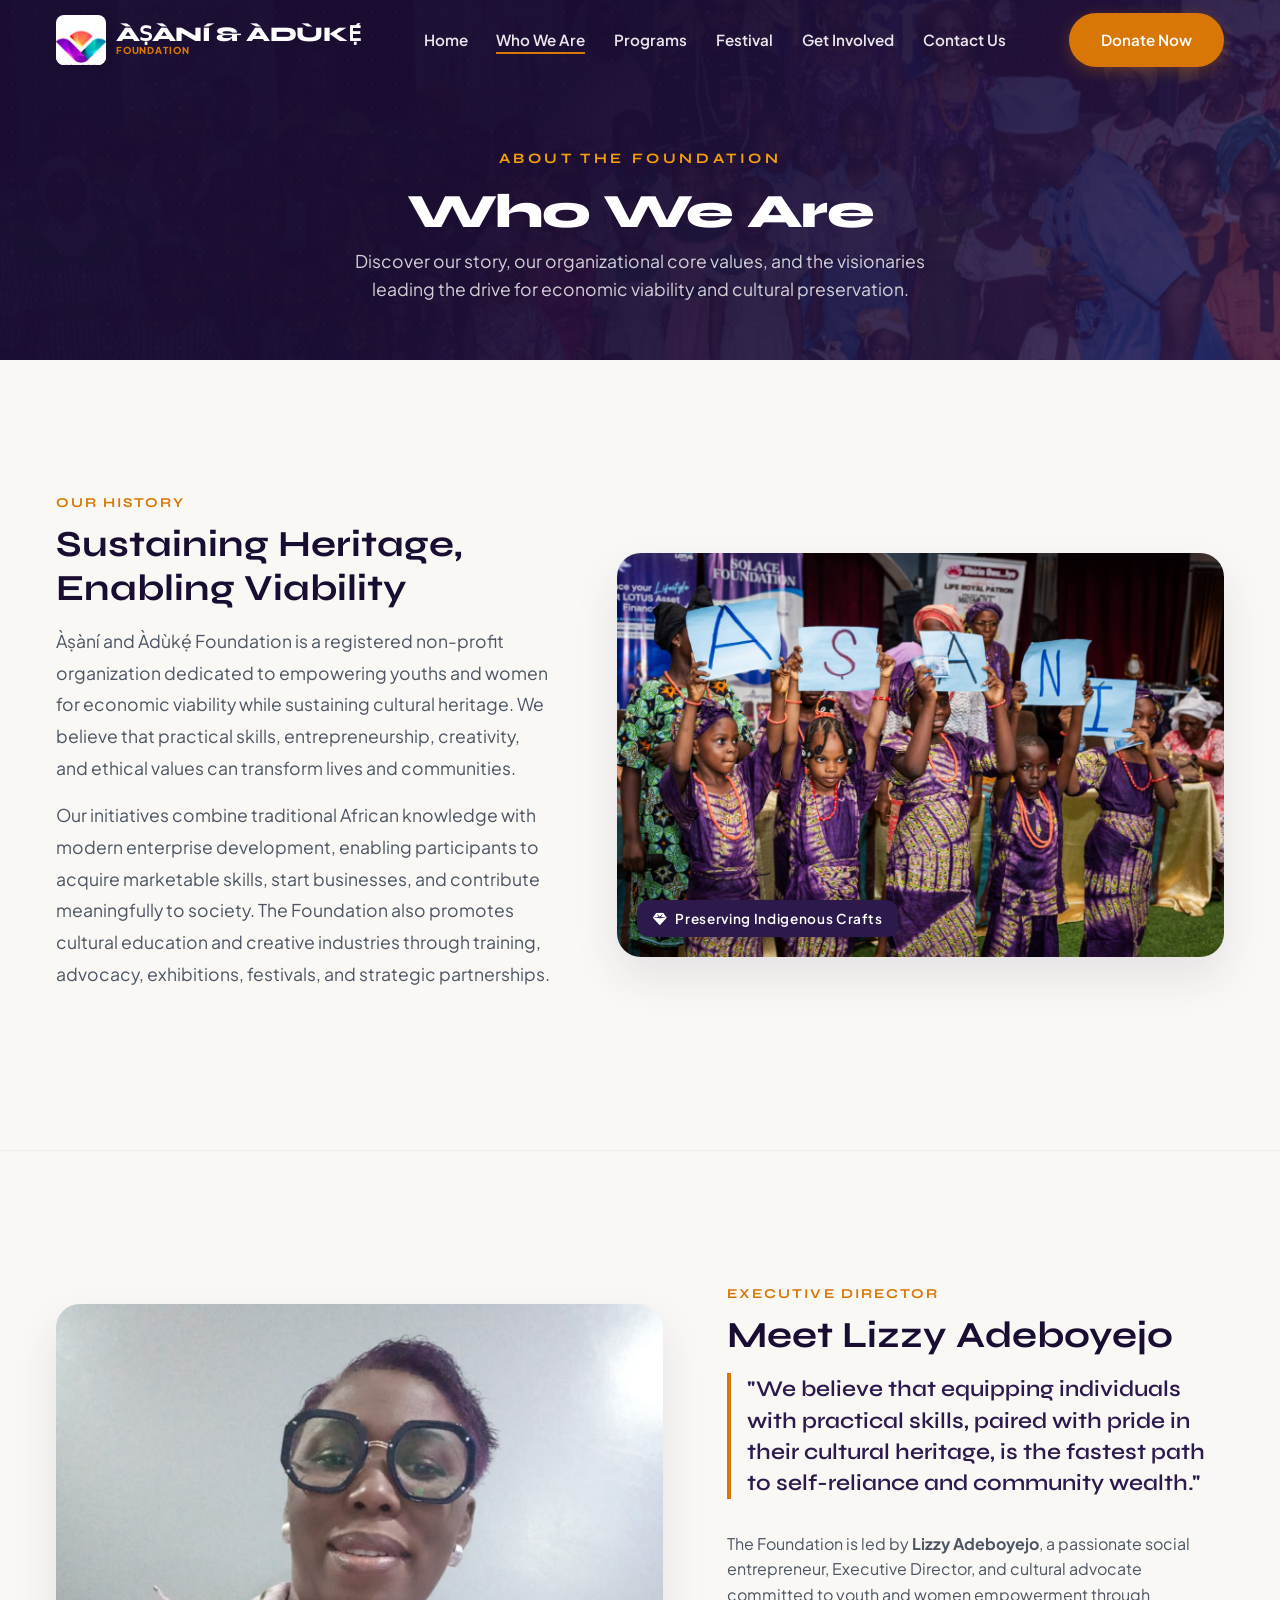
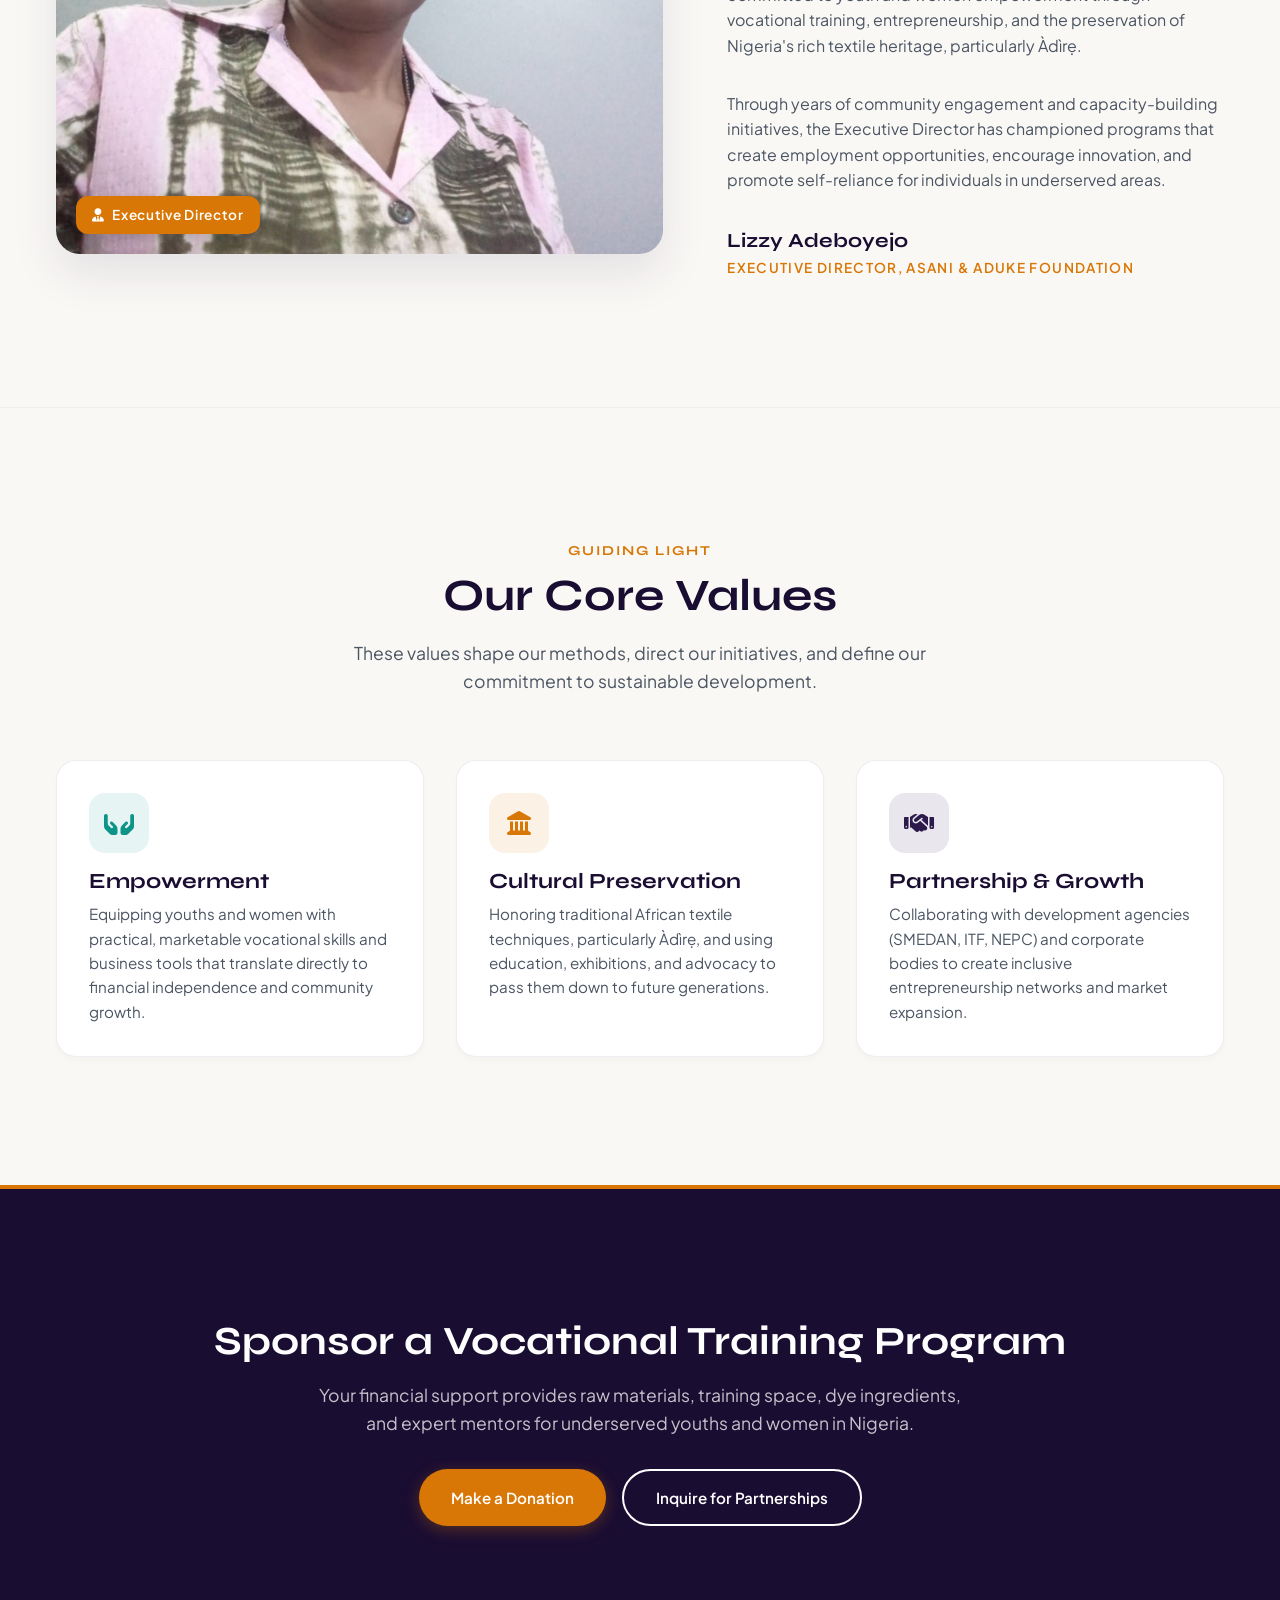
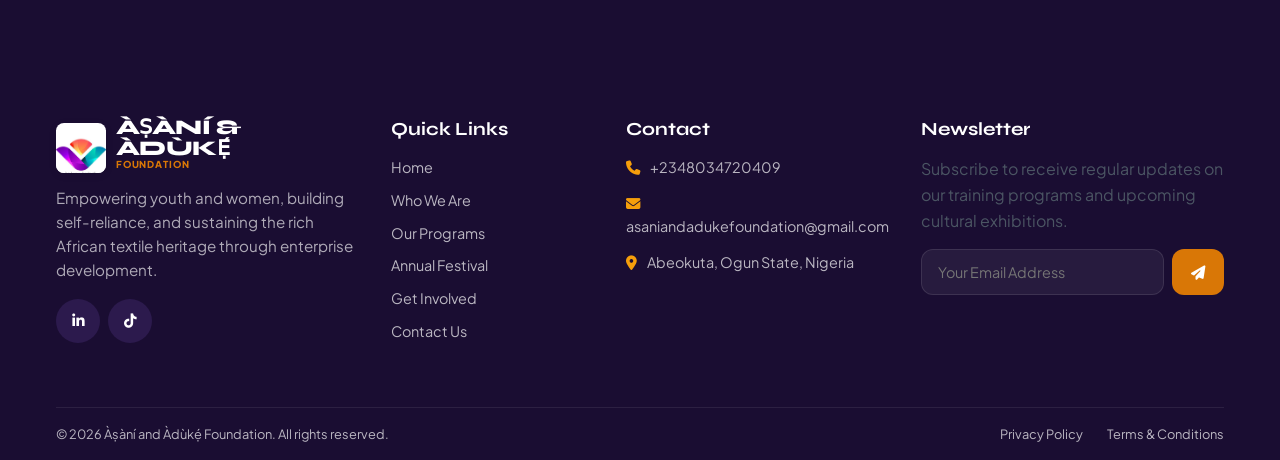
<file: about.html>
<!DOCTYPE html>
<html lang="en">
<head>
  <meta charset="UTF-8">
  <meta name="viewport" content="width=device-width, initial-scale=1.0">
  <meta name="description" content="Learn about Lizzy Adeboyejo and the team behind the Àṣàní and Àdùkẹ́ Foundation. Our history, goals, and values in preserving textile arts and empowering youth/women.">
  <title>Who We Are | Asani and Aduke Foundation</title>
  <link rel="stylesheet" href="index.css">
  <link rel="stylesheet" href="https://cdnjs.cloudflare.com/ajax/libs/font-awesome/6.4.0/css/all.min.css">
</head>
<body>

  <!-- ==========================================
       HEADER & NAVIGATION
       ========================================== -->
  <header class="header nav-light">
    <div class="nav-container">
      <a href="index.html" class="logo-wrapper">
        <div class="logo-img-wrapper"><img src="images/logo.jpeg" alt="Asani & Aduke Foundation Logo"></div>
        <div class="logo-text">
          <span>ÀṢÀNÍ & ÀDÙKẸ́</span>
          <span class="logo-tagline">FOUNDATION</span>
        </div>
      </a>
      
      <nav class="nav-menu">
        <ul class="nav-links">
          <li><a href="index.html">Home</a></li>
          <li><a href="about.html" class="active">Who We Are</a></li>
          <li><a href="programs.html">Programs</a></li>
          <li><a href="festival.html">Festival</a></li>
          <li><a href="get-involved.html">Get Involved</a></li>
          <li><a href="contact.html">Contact Us</a></li>
        </ul>
      </nav>

      <div class="nav-cta">
        <a href="get-involved.html" class="btn btn-primary">Donate Now</a>
      </div>

      <div class="menu-btn" aria-label="Toggle Menu">
        <span></span>
        <span></span>
        <span></span>
      </div>
    </div>
  </header>

  <!-- Mobile Sidebar Navigation -->
  <div class="mobile-nav">
    <div class="mobile-links">
      <a href="index.html">Home</a>
      <a href="about.html" class="active">Who We Are</a>
      <a href="programs.html">Programs</a>
      <a href="festival.html">Festival</a>
      <a href="get-involved.html">Get Involved</a>
      <a href="contact.html">Contact Us</a>
    </div>
    <div class="mobile-cta">
      <a href="get-involved.html" class="btn btn-primary">Donate Now</a>
    </div>
  </div>

  <!-- ==========================================
       INTERNAL HERO SECTION
       ========================================== -->
  <section class="hero" style="min-height: 40vh; padding: 120px 0 var(--spacing-md) 0;">
    <div class="hero-overlay" style="background: linear-gradient(135deg, rgba(26, 13, 50, 0.98) 40%, rgba(44, 26, 77, 0.8) 100%);"></div>
    <div class="hero-pattern"></div>
    <div class="hero-slider">
      <div class="slide active" style="background-image: url('images/gallery-6.jpeg');"></div>
    </div>
    <div class="container" style="position: relative; z-index: 2; text-align: center;">
      <span class="hero-tag" style="color: var(--color-secondary-light);">About the Foundation</span>
      <h1 class="hero-title" style="font-size: 3rem; margin-bottom: 0.5rem;">Who We Are</h1>
      <p class="hero-desc" style="margin: 0 auto; max-width: 600px;">Discover our story, our organizational core values, and the visionaries leading the drive for economic viability and cultural preservation.</p>
    </div>
  </section>

  <!-- ==========================================
       ABOUT THE FOUNDATION DETAILED
       ========================================== -->
  <section class="section-padding">
    <div class="container">
      <div class="founder-grid">
        <div class="founder-content">
          <span class="section-tag">Our History</span>
          <h2 class="section-title" style="font-size: 2.3rem;">Sustaining Heritage, Enabling Viability</h2>
          <p class="founder-bio" style="font-size: 1.1rem; line-height: 1.8; margin-bottom: var(--spacing-sm);">
            Àṣàní and Àdùkẹ́ Foundation is a registered non-profit organization dedicated to empowering youths and women for economic viability while sustaining cultural heritage. We believe that practical skills, entrepreneurship, creativity, and ethical values can transform lives and communities.
          </p>
          <p class="founder-bio" style="font-size: 1.1rem; line-height: 1.8;">
            Our initiatives combine traditional African knowledge with modern enterprise development, enabling participants to acquire marketable skills, start businesses, and contribute meaningfully to society. The Foundation also promotes cultural education and creative industries through training, advocacy, exhibitions, festivals, and strategic partnerships.
          </p>
        </div>
        
        <div class="founder-img-box">
          <img src="images/gallery-7.jpeg" alt="Asani & Aduke Fabric Review Session">
          <div class="founder-badge"><i class="fa-solid fa-gem" style="margin-right: 5px;"></i> Preserving Indigenous Crafts</div>
        </div>
      </div>
    </div>
  </section>

  <!-- ==========================================
       ABOUT THE FOUNDER
       ========================================== -->
  <section class="founder-section section-padding" style="background-color: #FAF8F5; border-top: 1px solid rgba(44, 26, 77, 0.05); border-bottom: 1px solid rgba(44, 26, 77, 0.05);">
    <div class="container">
      <div class="founder-grid" style="direction: rtl;">
        <!-- Direction RTL to make layout look asymmetrical on desktop -->
        <div class="founder-content" style="direction: ltr; text-align: left;">
          <span class="section-tag">Executive Director</span>
          <h2 class="section-title" style="font-size: 2.3rem;">Meet Lizzy Adeboyejo</h2>
          <div class="founder-quote">
            "We believe that equipping individuals with practical skills, paired with pride in their cultural heritage, is the fastest path to self-reliance and community wealth."
          </div>
          <p class="founder-bio">
            The Foundation is led by <strong>Lizzy Adeboyejo</strong>, a passionate social entrepreneur, Executive Director, and cultural advocate committed to youth and women empowerment through vocational training, entrepreneurship, and the preservation of Nigeria's rich textile heritage, particularly Àdìrẹ.
          </p>
          <p class="founder-bio" style="margin-bottom: var(--spacing-md);">
            Through years of community engagement and capacity-building initiatives, the Executive Director has championed programs that create employment opportunities, encourage innovation, and promote self-reliance for individuals in underserved areas.
          </p>
          
          <div class="founder-signature-box">
            <span class="founder-signature">Lizzy Adeboyejo</span>
            <div class="founder-title-text">Executive Director, Asani & Aduke Foundation</div>
          </div>
        </div>

        <div class="founder-img-box" style="direction: ltr;">
          <img src="images/lizzy-adeboyejo.jpg" alt="Lizzy Adeboyejo, Executive Director of Asani and Aduke Foundation">
          <div class="founder-badge" style="background-color: var(--color-secondary);"><i class="fa-solid fa-user-tie" style="margin-right: 5px;"></i> Executive Director</div>
        </div>
      </div>
    </div>
  </section>

  <!-- ==========================================
       CORE VALUES GRID
       ========================================== -->
  <section class="section-padding">
    <div class="container">
      <div class="text-center">
        <span class="section-tag">Guiding Light</span>
        <h2 class="section-title">Our Core Values</h2>
        <p class="section-desc">These values shape our methods, direct our initiatives, and define our commitment to sustainable development.</p>
      </div>

      <div class="grid-3">
        <!-- Value 1 -->
        <div class="card">
          <div class="card-icon" style="background-color: rgba(13, 148, 136, 0.1); color: var(--color-teal);"><i class="fa-solid fa-hands-holding"></i></div>
          <h3 class="card-title">Empowerment</h3>
          <p class="card-desc">Equipping youths and women with practical, marketable vocational skills and business tools that translate directly to financial independence and community growth.</p>
        </div>

        <!-- Value 2 -->
        <div class="card">
          <div class="card-icon" style="background-color: rgba(217, 119, 6, 0.1); color: var(--color-secondary);"><i class="fa-solid fa-landmark"></i></div>
          <h3 class="card-title">Cultural Preservation</h3>
          <p class="card-desc">Honoring traditional African textile techniques, particularly Àdìrẹ, and using education, exhibitions, and advocacy to pass them down to future generations.</p>
        </div>

        <!-- Value 3 -->
        <div class="card">
          <div class="card-icon" style="background-color: rgba(44, 26, 77, 0.1); color: var(--color-primary);"><i class="fa-solid fa-handshake"></i></div>
          <h3 class="card-title">Partnership & Growth</h3>
          <p class="card-desc">Collaborating with development agencies (SMEDAN, ITF, NEPC) and corporate bodies to create inclusive entrepreneurship networks and market expansion.</p>
        </div>
      </div>
    </div>
  </section>

  <!-- ==========================================
       CALL TO ACTION
       ========================================== -->
  <section class="section-padding" style="background-color: var(--color-primary-dark); color: var(--color-bg-white); border-top: 4px solid var(--color-secondary);">
    <div class="container text-center">
      <h2 class="section-title" style="color: var(--color-bg-white); font-size: 2.5rem; margin-bottom: var(--spacing-sm);">Sponsor a Vocational Training Program</h2>
      <p class="section-desc" style="color: rgba(255,255,255,0.75); margin-bottom: var(--spacing-md);">Your financial support provides raw materials, training space, dye ingredients, and expert mentors for underserved youths and women in Nigeria.</p>
      <div class="hero-actions" style="justify-content: center;">
        <a href="get-involved.html" class="btn btn-primary">Make a Donation</a>
        <a href="contact.html" class="btn btn-outline-white">Inquire for Partnerships</a>
      </div>
    </div>
  </section>

  <!-- ==========================================
       FOOTER
       ========================================== -->
  <footer class="footer">
    <div class="container">
      <div class="footer-top">
        <div class="footer-brand">
          <a href="index.html" class="logo-wrapper" style="margin-bottom: var(--spacing-xs); display: inline-flex;">
            <div class="logo-img-wrapper"><img src="images/logo.jpeg" alt="Asani & Aduke Foundation Logo"></div>
            <div class="logo-text" style="color: var(--color-bg-white);">
              <span>ÀṢÀNÍ & ÀDÙKẸ́</span>
              <span class="logo-tagline">FOUNDATION</span>
            </div>
          </a>
          <p class="footer-desc">Empowering youth and women, building self-reliance, and sustaining the rich African textile heritage through enterprise development.</p>
          <div class="social-links">
            <a href="https://www.linkedin.com/company/asani-and-aduke-foundation" target="_blank" class="social-icon" aria-label="LinkedIn"><i class="fa-brands fa-linkedin-in"></i></a>
            <a href="https://www.tiktok.com/@asani-and-aduke-foundation" target="_blank" class="social-icon" aria-label="TikTok"><i class="fa-brands fa-tiktok"></i></a>
          </div>
        </div>
        
        <div>
          <h4 class="footer-title">Quick Links</h4>
          <ul class="footer-links">
            <li><a href="index.html">Home</a></li>
            <li><a href="about.html">Who We Are</a></li>
            <li><a href="programs.html">Our Programs</a></li>
            <li><a href="festival.html">Annual Festival</a></li>
            <li><a href="get-involved.html">Get Involved</a></li>
            <li><a href="contact.html">Contact Us</a></li>
          </ul>
        </div>

        <div>
          <h4 class="footer-title">Contact</h4>
          <ul class="footer-links" style="gap: 0.8rem;">
            <li><i class="fa-solid fa-phone" style="margin-right: 8px; color: var(--color-secondary-light);"></i> +2348034720409</li>
            <li><i class="fa-solid fa-envelope" style="margin-right: 8px; color: var(--color-secondary-light);"></i> asaniandadukefoundation@gmail.com</li>
            <li><i class="fa-solid fa-location-dot" style="margin-right: 8px; color: var(--color-secondary-light);"></i> Abeokuta, Ogun State, Nigeria</li>
          </ul>
        </div>

        <div>
          <h4 class="footer-title">Newsletter</h4>
          <p class="footer-newsletter-text">Subscribe to receive regular updates on our training programs and upcoming cultural exhibitions.</p>
          <form class="newsletter-form">
            <input type="email" placeholder="Your Email Address" class="newsletter-input" required aria-label="Email Address">
            <button type="submit" class="newsletter-btn" aria-label="Subscribe"><i class="fa-solid fa-paper-plane"></i></button>
          </form>
        </div>
      </div>

      <div class="footer-bottom">
        <span class="footer-copyright">&copy; 2026 Àṣàní and Àdùkẹ́ Foundation. All rights reserved.</span>
        <div class="footer-legal-links">
          <a href="#">Privacy Policy</a>
          <a href="#">Terms & Conditions</a>
        </div>
      </div>
    </div>
  </footer>

  <script src="main.js"></script>
</body>
</html>
</file>
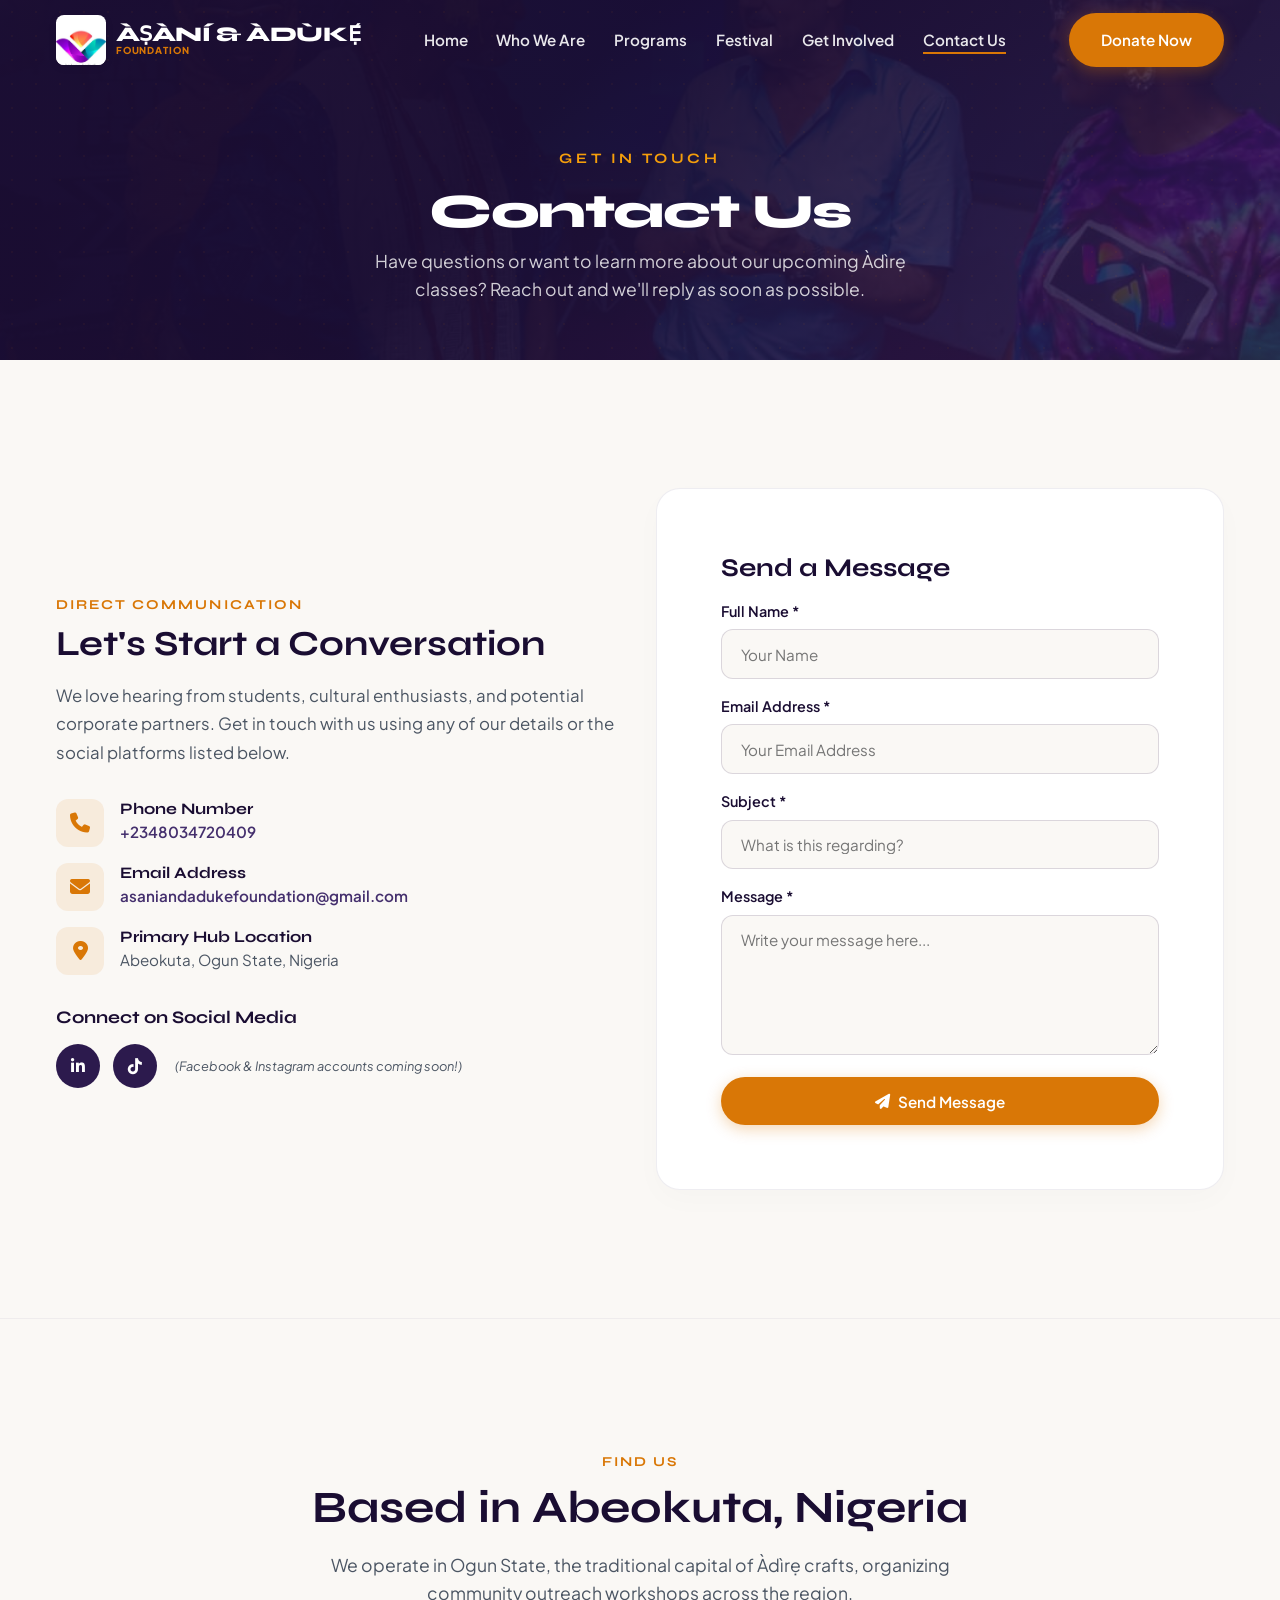
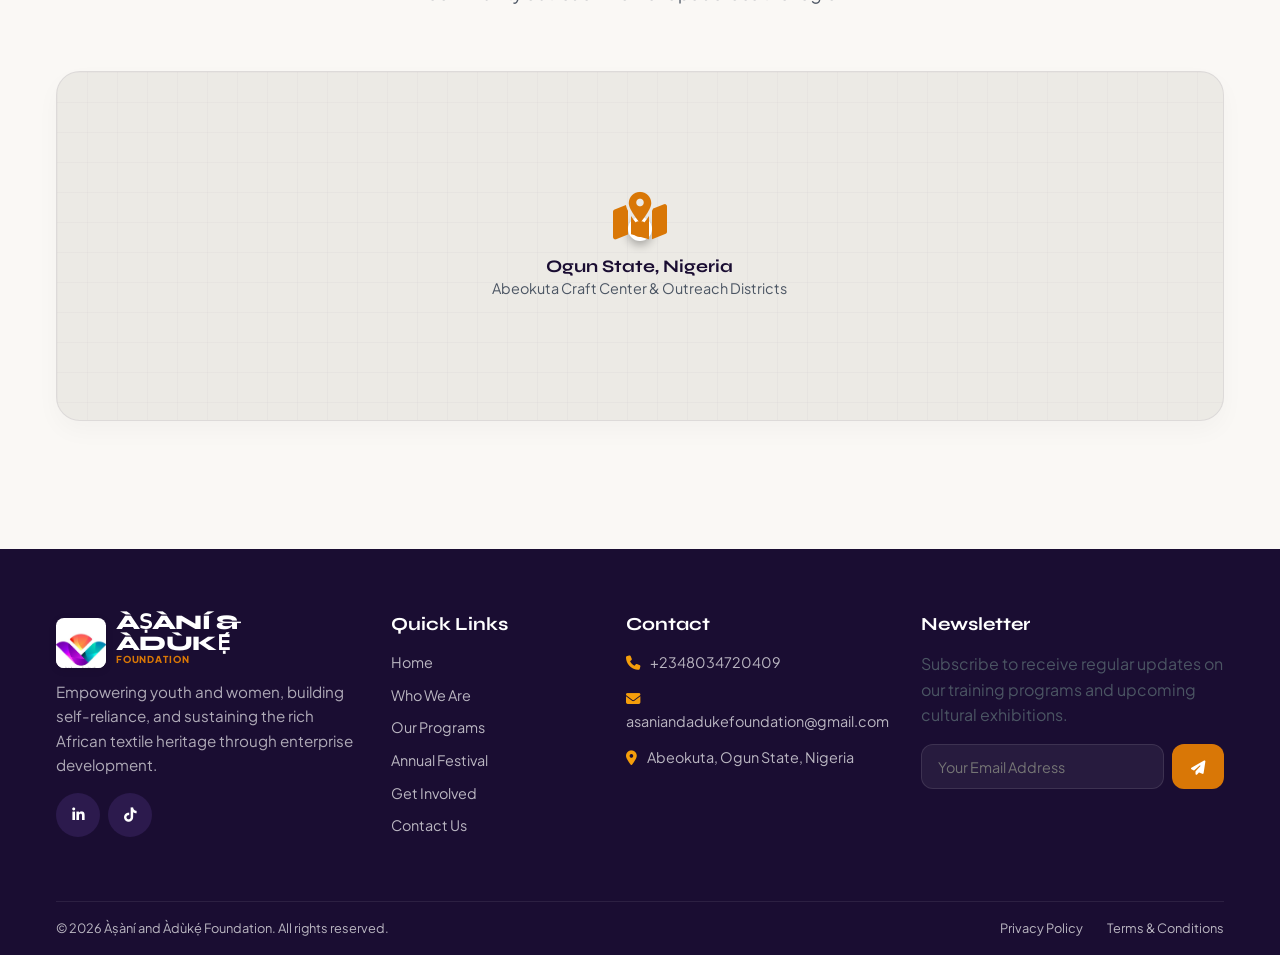
<file: contact.html>
<!DOCTYPE html>
<html lang="en">
<head>
  <meta charset="UTF-8">
  <meta name="viewport" content="width=device-width, initial-scale=1.0">
  <meta name="description" content="Get in touch with the Asani and Aduke Foundation. Reach us via phone at +2348034720409 or email asaniandadukefoundation@gmail.com. We are based in Abeokuta, Nigeria.">
  <title>Contact Us | Asani and Aduke Foundation</title>
  <link rel="stylesheet" href="index.css">
  <link rel="stylesheet" href="https://cdnjs.cloudflare.com/ajax/libs/font-awesome/6.4.0/css/all.min.css">
</head>
<body>

  <!-- ==========================================
       HEADER & NAVIGATION
       ========================================== -->
  <header class="header nav-light">
    <div class="nav-container">
      <a href="index.html" class="logo-wrapper">
        <div class="logo-img-wrapper"><img src="images/logo.jpeg" alt="Asani & Aduke Foundation Logo"></div>
        <div class="logo-text">
          <span>ÀṢÀNÍ & ÀDÙKẸ́</span>
          <span class="logo-tagline">FOUNDATION</span>
        </div>
      </a>
      
      <nav class="nav-menu">
        <ul class="nav-links">
          <li><a href="index.html">Home</a></li>
          <li><a href="about.html">Who We Are</a></li>
          <li><a href="programs.html">Programs</a></li>
          <li><a href="festival.html">Festival</a></li>
          <li><a href="get-involved.html">Get Involved</a></li>
          <li><a href="contact.html" class="active">Contact Us</a></li>
        </ul>
      </nav>

      <div class="nav-cta">
        <a href="get-involved.html" class="btn btn-primary">Donate Now</a>
      </div>

      <div class="menu-btn" aria-label="Toggle Menu">
        <span></span>
        <span></span>
        <span></span>
      </div>
    </div>
  </header>

  <!-- Mobile Sidebar Navigation -->
  <div class="mobile-nav">
    <div class="mobile-links">
      <a href="index.html">Home</a>
      <a href="about.html">Who We Are</a>
      <a href="programs.html">Programs</a>
      <a href="festival.html">Festival</a>
      <a href="get-involved.html">Get Involved</a>
      <a href="contact.html" class="active">Contact Us</a>
    </div>
    <div class="mobile-cta">
      <a href="get-involved.html" class="btn btn-primary">Donate Now</a>
    </div>
  </div>

  <!-- ==========================================
       INTERNAL HERO SECTION
       ========================================== -->
  <section class="hero" style="min-height: 40vh; padding: 120px 0 var(--spacing-md) 0;">
    <div class="hero-overlay" style="background: linear-gradient(135deg, rgba(26, 13, 50, 0.98) 40%, rgba(44, 26, 77, 0.8) 100%);"></div>
    <div class="hero-pattern"></div>
    <div class="hero-slider">
      <div class="slide active" style="background-image: url('images/gallery-9.jpeg');"></div>
    </div>
    <div class="container" style="position: relative; z-index: 2; text-align: center;">
      <span class="hero-tag" style="color: var(--color-secondary-light);">Get In Touch</span>
      <h1 class="hero-title" style="font-size: 3rem; margin-bottom: 0.5rem;">Contact Us</h1>
      <p class="hero-desc" style="margin: 0 auto; max-width: 600px;">Have questions or want to learn more about our upcoming Àdìrẹ classes? Reach out and we'll reply as soon as possible.</p>
    </div>
  </section>

  <!-- ==========================================
       CONTACT FORM & INFO
       ========================================== -->
  <section class="section-padding">
    <div class="container">
      <div class="grid-2" style="align-items: center; gap: var(--spacing-lg) var(--spacing-md);">
        
        <!-- Info Column -->
        <div>
          <span class="section-tag">Direct Communication</span>
          <h2 class="section-title" style="font-size: 2.2rem; text-align: left;">Let's Start a Conversation</h2>
          <p style="font-size: 1.05rem; margin-bottom: var(--spacing-md); line-height: 1.7;">
            We love hearing from students, cultural enthusiasts, and potential corporate partners. Get in touch with us using any of our details or the social platforms listed below.
          </p>
          
          <div class="contact-info-list" style="margin-bottom: var(--spacing-md);">
            <!-- Phone -->
            <div class="contact-info-item">
              <div class="contact-info-icon"><i class="fa-solid fa-phone"></i></div>
              <div>
                <h4 class="contact-info-title">Phone Number</h4>
                <a href="tel:+2348034720409" class="contact-info-value" style="font-weight: 600; color: var(--color-primary-light);">+2348034720409</a>
              </div>
            </div>
            
            <!-- Email -->
            <div class="contact-info-item">
              <div class="contact-info-icon"><i class="fa-solid fa-envelope"></i></div>
              <div>
                <h4 class="contact-info-title">Email Address</h4>
                <a href="mailto:asaniandadukefoundation@gmail.com" class="contact-info-value" style="font-weight: 600; color: var(--color-primary-light);">asaniandadukefoundation@gmail.com</a>
              </div>
            </div>

            <!-- Location -->
            <div class="contact-info-item">
              <div class="contact-info-icon"><i class="fa-solid fa-location-dot"></i></div>
              <div>
                <h4 class="contact-info-title">Primary Hub Location</h4>
                <span class="contact-info-value">Abeokuta, Ogun State, Nigeria</span>
              </div>
            </div>
          </div>

          <div>
            <h4 style="font-family: var(--font-heading); color: var(--color-primary-dark); font-size: 1.1rem; margin-bottom: 0.5rem;">Connect on Social Media</h4>
            <div class="social-links" style="gap: 0.8rem;">
              <a href="https://www.linkedin.com/company/asani-and-aduke-foundation" target="_blank" class="social-icon" aria-label="LinkedIn"><i class="fa-brands fa-linkedin-in"></i></a>
              <a href="https://www.tiktok.com/@asani-and-aduke-foundation" target="_blank" class="social-icon" aria-label="TikTok"><i class="fa-brands fa-tiktok"></i></a>
              <!-- FB / Insta Coming soon notice -->
              <span style="font-size: 0.8rem; color: var(--color-text-muted); align-self: center; margin-left: 5px; font-style: italic;">
                (Facebook & Instagram accounts coming soon!)
              </span>
            </div>
          </div>
        </div>

        <!-- Contact Form Column -->
        <div>
          <div class="form-box">
            <h3 style="font-family: var(--font-heading); font-size: 1.6rem; color: var(--color-primary-dark); margin-bottom: var(--spacing-sm);">Send a Message</h3>
            
            <form id="contact-form">
              <div class="form-group">
                <label class="form-label" for="contact-name">Full Name *</label>
                <input type="text" id="contact-name" class="form-input" placeholder="Your Name" required>
              </div>
              
              <div class="form-group">
                <label class="form-label" for="contact-email">Email Address *</label>
                <input type="email" id="contact-email" class="form-input" placeholder="Your Email Address" required>
              </div>
              
              <div class="form-group">
                <label class="form-label" for="contact-subject">Subject *</label>
                <input type="text" id="contact-subject" class="form-input" placeholder="What is this regarding?" required>
              </div>
              
              <div class="form-group">
                <label class="form-label" for="contact-message">Message *</label>
                <textarea id="contact-message" class="form-textarea" placeholder="Write your message here..." required></textarea>
              </div>
              
              <button type="submit" class="btn btn-primary" style="width: 100%;"><i class="fa-solid fa-paper-plane" style="margin-right: 8px;"></i> Send Message</button>
            </form>
          </div>
        </div>

      </div>
    </div>
  </section>

  <!-- ==========================================
       MAP PLACEHOLDER
       ========================================== -->
  <section class="section-padding" style="background-color: #FAF8F5; border-top: 1px solid rgba(44, 26, 77, 0.05);">
    <div class="container">
      <div class="text-center">
        <span class="section-tag">Find Us</span>
        <h2 class="section-title">Based in Abeokuta, Nigeria</h2>
        <p class="section-desc">We operate in Ogun State, the traditional capital of Àdìrẹ crafts, organizing community outreach workshops across the region.</p>
      </div>

      <!-- Styled Map Placeholder -->
      <div class="map-box">
        <div class="map-grid-patterns"></div>
        <div class="map-point"></div>
        <div class="map-placeholder-content">
          <i class="fa-solid fa-map-location-dot" style="font-size: 3rem; color: var(--color-secondary); margin-bottom: var(--spacing-xs);"></i>
          <h3 class="map-location-tag">Ogun State, Nigeria</h3>
          <p style="font-size: 0.9rem; color: var(--color-text-muted);">Abeokuta Craft Center & Outreach Districts</p>
        </div>
      </div>
    </div>
  </section>

  <!-- ==========================================
       FOOTER
       ========================================== -->
  <footer class="footer">
    <div class="container">
      <div class="footer-top">
        <div class="footer-brand">
          <a href="index.html" class="logo-wrapper" style="margin-bottom: var(--spacing-xs); display: inline-flex;">
            <div class="logo-img-wrapper"><img src="images/logo.jpeg" alt="Asani & Aduke Foundation Logo"></div>
            <div class="logo-text" style="color: var(--color-bg-white);">
              <span>ÀṢÀNÍ & ÀDÙKẸ́</span>
              <span class="logo-tagline">FOUNDATION</span>
            </div>
          </a>
          <p class="footer-desc">Empowering youth and women, building self-reliance, and sustaining the rich African textile heritage through enterprise development.</p>
          <div class="social-links">
            <a href="https://www.linkedin.com/company/asani-and-aduke-foundation" target="_blank" class="social-icon" aria-label="LinkedIn"><i class="fa-brands fa-linkedin-in"></i></a>
            <a href="https://www.tiktok.com/@asani-and-aduke-foundation" target="_blank" class="social-icon" aria-label="TikTok"><i class="fa-brands fa-tiktok"></i></a>
          </div>
        </div>
        
        <div>
          <h4 class="footer-title">Quick Links</h4>
          <ul class="footer-links">
            <li><a href="index.html">Home</a></li>
            <li><a href="about.html">Who We Are</a></li>
            <li><a href="programs.html">Our Programs</a></li>
            <li><a href="festival.html">Annual Festival</a></li>
            <li><a href="get-involved.html">Get Involved</a></li>
            <li><a href="contact.html">Contact Us</a></li>
          </ul>
        </div>

        <div>
          <h4 class="footer-title">Contact</h4>
          <ul class="footer-links" style="gap: 0.8rem;">
            <li><i class="fa-solid fa-phone" style="margin-right: 8px; color: var(--color-secondary-light);"></i> +2348034720409</li>
            <li><i class="fa-solid fa-envelope" style="margin-right: 8px; color: var(--color-secondary-light);"></i> asaniandadukefoundation@gmail.com</li>
            <li><i class="fa-solid fa-location-dot" style="margin-right: 8px; color: var(--color-secondary-light);"></i> Abeokuta, Ogun State, Nigeria</li>
          </ul>
        </div>

        <div>
          <h4 class="footer-title">Newsletter</h4>
          <p class="footer-newsletter-text">Subscribe to receive regular updates on our training programs and upcoming cultural exhibitions.</p>
          <form class="newsletter-form">
            <input type="email" placeholder="Your Email Address" class="newsletter-input" required aria-label="Email Address">
            <button type="submit" class="newsletter-btn" aria-label="Subscribe"><i class="fa-solid fa-paper-plane"></i></button>
          </form>
        </div>
      </div>

      <div class="footer-bottom">
        <span class="footer-copyright">&copy; 2026 Àṣàní and Àdùkẹ́ Foundation. All rights reserved.</span>
        <div class="footer-legal-links">
          <a href="#">Privacy Policy</a>
          <a href="#">Terms & Conditions</a>
        </div>
      </div>
    </div>
  </footer>

  <script src="main.js"></script>
</body>
</html>
</file>
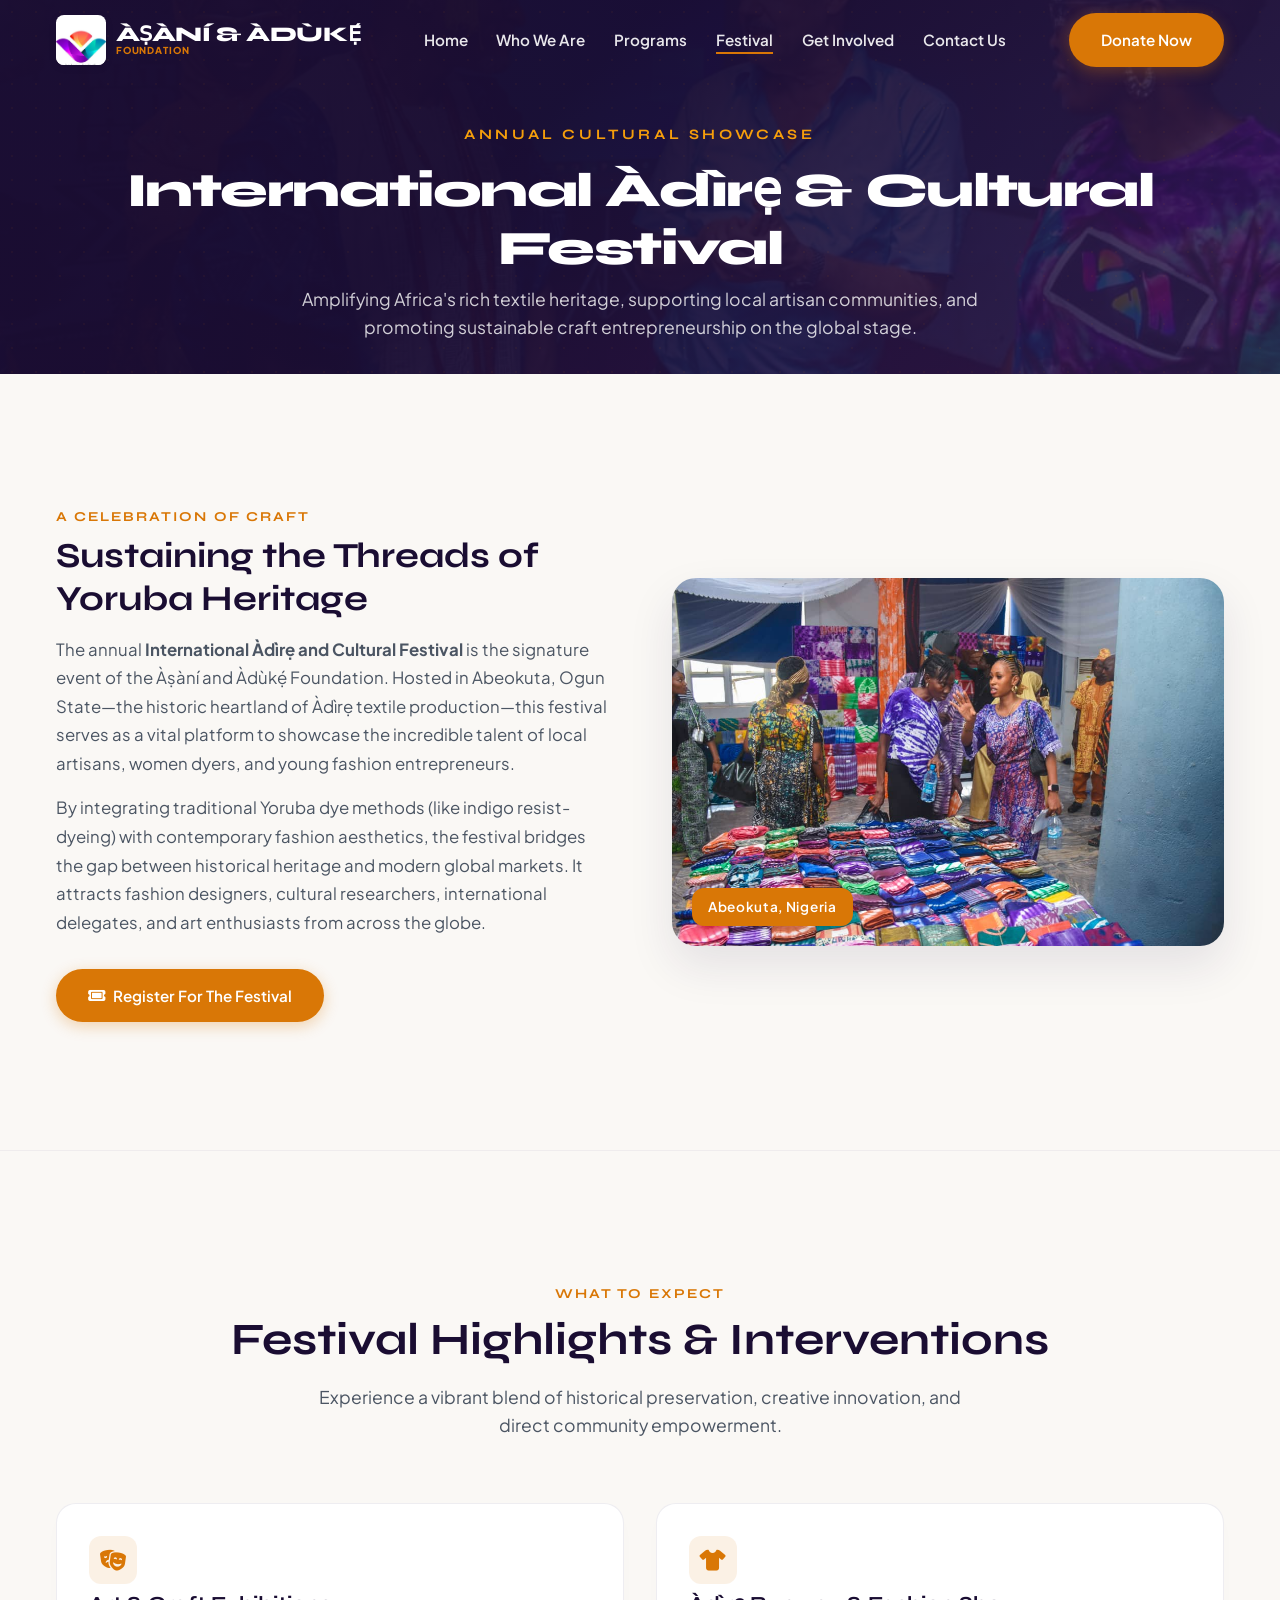
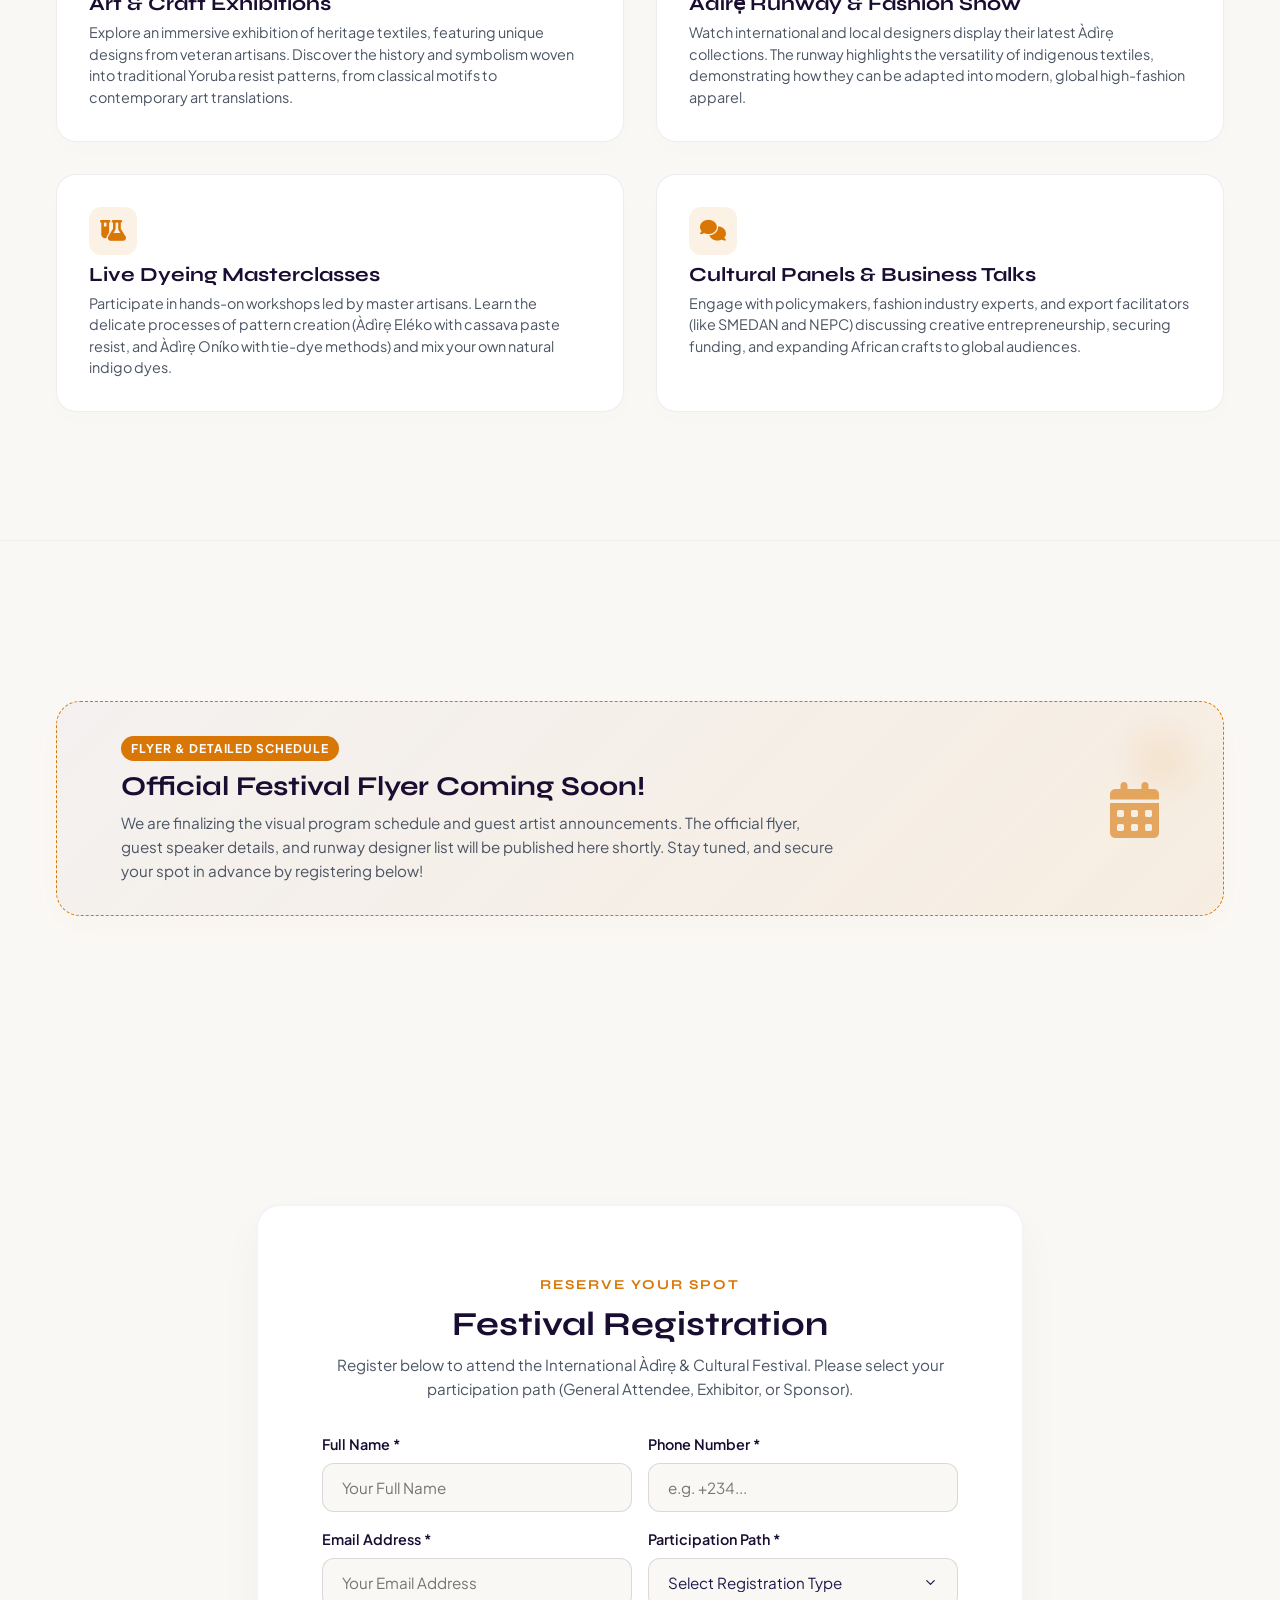
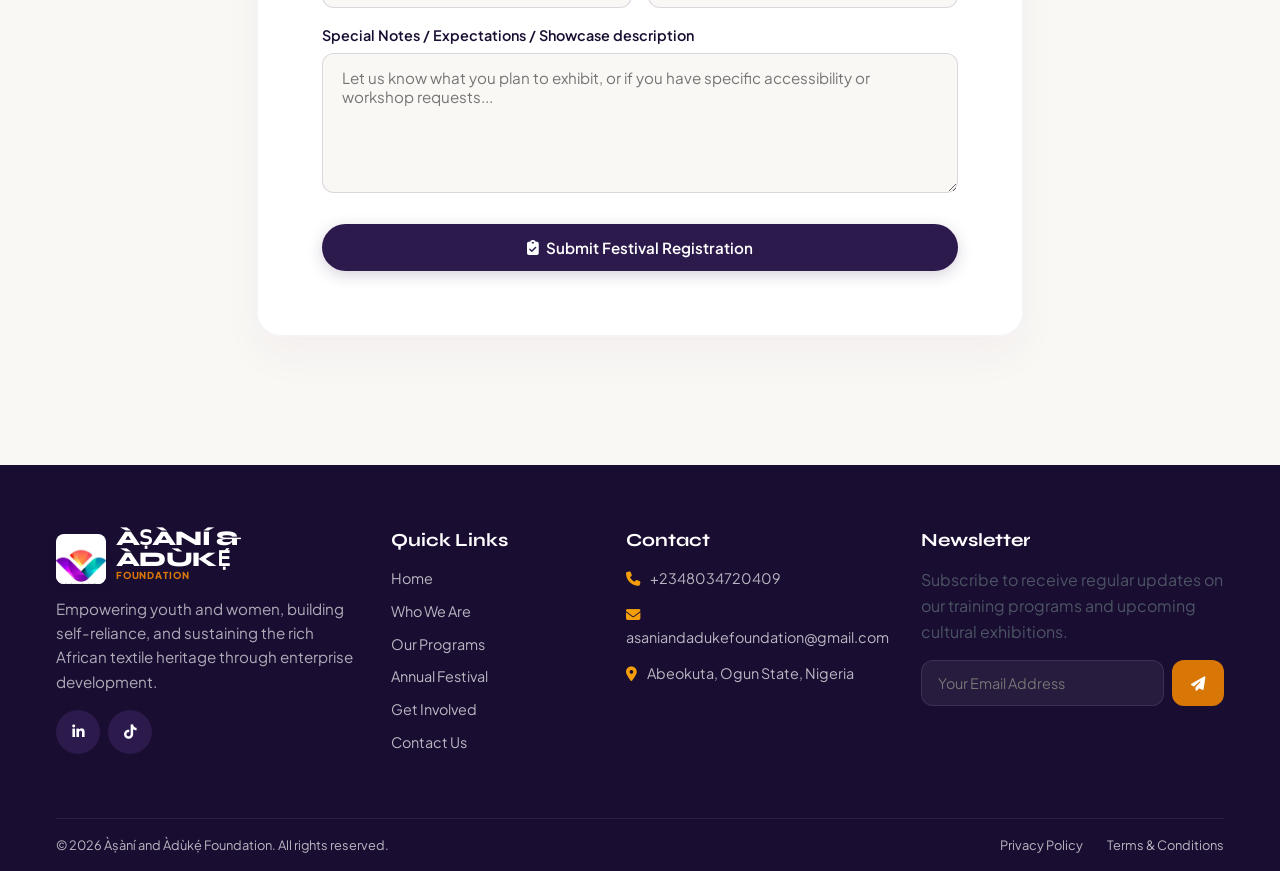
<file: festival.html>
<!DOCTYPE html>
<html lang="en">
<head>
  <meta charset="UTF-8">
  <meta name="viewport" content="width=device-width, initial-scale=1.0">
  <meta name="description" content="Join the annual International Àdìrẹ and Cultural Festival hosted by the Àṣàní and Àdùkẹ́ Foundation in Abeokuta, Nigeria. Register to attend, exhibit, or sponsor.">
  <title>International Àdìrẹ & Cultural Festival | Asani and Aduke Foundation</title>
  <link rel="stylesheet" href="index.css">
  <link rel="stylesheet" href="https://cdnjs.cloudflare.com/ajax/libs/font-awesome/6.4.0/css/all.min.css">
</head>
<body>

  <!-- ==========================================
       HEADER & NAVIGATION
       ========================================== -->
  <header class="header nav-light">
    <div class="nav-container">
      <a href="index.html" class="logo-wrapper">
        <div class="logo-img-wrapper"><img src="images/logo.jpeg" alt="Asani & Aduke Foundation Logo"></div>
        <div class="logo-text">
          <span>ÀṢÀNÍ & ÀDÙKẸ́</span>
          <span class="logo-tagline">FOUNDATION</span>
        </div>
      </a>
      
      <nav class="nav-menu">
        <ul class="nav-links">
          <li><a href="index.html">Home</a></li>
          <li><a href="about.html">Who We Are</a></li>
          <li><a href="programs.html">Programs</a></li>
          <li><a href="festival.html" class="active">Festival</a></li>
          <li><a href="get-involved.html">Get Involved</a></li>
          <li><a href="contact.html">Contact Us</a></li>
        </ul>
      </nav>

      <div class="nav-cta">
        <a href="get-involved.html" class="btn btn-primary">Donate Now</a>
      </div>

      <div class="menu-btn" aria-label="Toggle Menu">
        <span></span>
        <span></span>
        <span></span>
      </div>
    </div>
  </header>

  <!-- Mobile Sidebar Navigation -->
  <div class="mobile-nav">
    <div class="mobile-links">
      <a href="index.html">Home</a>
      <a href="about.html">Who We Are</a>
      <a href="programs.html">Programs</a>
      <a href="festival.html" class="active">Festival</a>
      <a href="get-involved.html">Get Involved</a>
      <a href="contact.html">Contact Us</a>
    </div>
    <div class="mobile-cta">
      <a href="get-involved.html" class="btn btn-primary">Donate Now</a>
    </div>
  </div>

  <!-- ==========================================
       INTERNAL HERO SECTION
       ========================================== -->
  <section class="hero" style="min-height: 40vh; padding: 120px 0 var(--spacing-md) 0;">
    <div class="hero-overlay" style="background: linear-gradient(135deg, rgba(26, 13, 50, 0.98) 40%, rgba(44, 26, 77, 0.8) 100%);"></div>
    <div class="hero-pattern"></div>
    <div class="hero-slider">
      <div class="slide active" style="background-image: url('images/gallery-9.jpeg');"></div>
    </div>
    <div class="container" style="position: relative; z-index: 2; text-align: center;">
      <span class="hero-tag" style="color: var(--color-secondary-light);">Annual Cultural Showcase</span>
      <h1 class="hero-title" style="font-size: 3rem; margin-bottom: 0.5rem; line-height: 1.2;">International Àdìrẹ & Cultural Festival</h1>
      <p class="hero-desc" style="margin: 0 auto; max-width: 700px;">Amplifying Africa's rich textile heritage, supporting local artisan communities, and promoting sustainable craft entrepreneurship on the global stage.</p>
    </div>
  </section>

  <!-- ==========================================
       FESTIVAL DETAILS
       ========================================== -->
  <section class="section-padding">
    <div class="container">
      <div class="grid-2" style="align-items: center; gap: var(--spacing-lg);">
        <div>
          <span class="section-tag">A Celebration of Craft</span>
          <h2 class="section-title" style="text-align: left; font-size: 2.2rem; margin-bottom: var(--spacing-sm);">Sustaining the Threads of Yoruba Heritage</h2>
          <p style="font-size: 1.05rem; margin-bottom: var(--spacing-sm); line-height: 1.7;">
            The annual <strong>International Àdìrẹ and Cultural Festival</strong> is the signature event of the Àṣàní and Àdùkẹ́ Foundation. Hosted in Abeokuta, Ogun State—the historic heartland of Àdìrẹ textile production—this festival serves as a vital platform to showcase the incredible talent of local artisans, women dyers, and young fashion entrepreneurs.
          </p>
          <p style="font-size: 1.05rem; margin-bottom: var(--spacing-md); line-height: 1.7;">
            By integrating traditional Yoruba dye methods (like indigo resist-dyeing) with contemporary fashion aesthetics, the festival bridges the gap between historical heritage and modern global markets. It attracts fashion designers, cultural researchers, international delegates, and art enthusiasts from across the globe.
          </p>
          <div class="hero-actions" style="justify-content: flex-start;">
            <a href="#register" class="btn btn-primary"><i class="fa-solid fa-ticket" style="margin-right: 8px;"></i> Register For The Festival</a>
          </div>
        </div>
        
        <div style="position: relative;">
          <!-- Visual Media Card representing the Festival Showcase -->
          <div class="founder-img-box" style="border-radius: 24px; overflow: hidden; box-shadow: 0 20px 45px rgba(44, 26, 77, 0.1);">
            <img src="images/gallery-12.jpeg" alt="Adire Textiles Exhibition at Festival" style="width: 100%; display: block; object-fit: cover; max-height: 480px;">
            <div class="founder-badge" style="background-color: var(--color-secondary); color: var(--color-bg-white);">Abeokuta, Nigeria</div>
          </div>
        </div>
      </div>
    </div>
  </section>

  <!-- ==========================================
       HIGHLIGHTS GRID
       ========================================== -->
  <section class="section-padding" style="background-color: #FAF8F5; border-top: 1px solid rgba(44, 26, 77, 0.05); border-bottom: 1px solid rgba(44, 26, 77, 0.05);">
    <div class="container">
      <div class="text-center">
        <span class="section-tag">What to Expect</span>
        <h2 class="section-title">Festival Highlights & Interventions</h2>
        <p class="section-desc">Experience a vibrant blend of historical preservation, creative innovation, and direct community empowerment.</p>
      </div>

      <div class="grid-2" style="gap: var(--spacing-md); margin-top: var(--spacing-md);">
        
        <!-- Highlight 1 -->
        <div class="festival-highlight-card">
          <div class="festival-highlight-icon"><i class="fa-solid fa-masks-theater"></i></div>
          <h3 class="festival-highlight-title">Art & Craft Exhibitions</h3>
          <p class="festival-highlight-desc">Explore an immersive exhibition of heritage textiles, featuring unique designs from veteran artisans. Discover the history and symbolism woven into traditional Yoruba resist patterns, from classical motifs to contemporary art translations.</p>
        </div>

        <!-- Highlight 2 -->
        <div class="festival-highlight-card">
          <div class="festival-highlight-icon" style="background-color: rgba(217, 119, 6, 0.1); color: var(--color-secondary);"><i class="fa-solid fa-shirt"></i></div>
          <h3 class="festival-highlight-title">Àdìrẹ Runway & Fashion Show</h3>
          <p class="festival-highlight-desc">Watch international and local designers display their latest Àdìrẹ collections. The runway highlights the versatility of indigenous textiles, demonstrating how they can be adapted into modern, global high-fashion apparel.</p>
        </div>

        <!-- Highlight 3 -->
        <div class="festival-highlight-card">
          <div class="festival-highlight-icon" style="background-color: rgba(217, 119, 6, 0.1); color: var(--color-secondary);"><i class="fa-solid fa-flask-vial"></i></div>
          <h3 class="festival-highlight-title">Live Dyeing Masterclasses</h3>
          <p class="festival-highlight-desc">Participate in hands-on workshops led by master artisans. Learn the delicate processes of pattern creation (Àdìrẹ Eléko with cassava paste resist, and Àdìrẹ Oníko with tie-dye methods) and mix your own natural indigo dyes.</p>
        </div>

        <!-- Highlight 4 -->
        <div class="festival-highlight-card">
          <div class="festival-highlight-icon"><i class="fa-solid fa-comments"></i></div>
          <h3 class="festival-highlight-title">Cultural Panels & Business Talks</h3>
          <p class="festival-highlight-desc">Engage with policymakers, fashion industry experts, and export facilitators (like SMEDAN and NEPC) discussing creative entrepreneurship, securing funding, and expanding African crafts to global audiences.</p>
        </div>

      </div>
    </div>
  </section>

  <!-- ==========================================
       FLYER & ANNOUNCEMENT BANNER
       ========================================== -->
  <section class="section-padding">
    <div class="container">
      <div class="festival-banner" style="background: linear-gradient(135deg, rgba(44, 26, 77, 0.03) 0%, rgba(217, 119, 6, 0.08) 100%); border: 1px dashed var(--color-secondary);">
        <div class="festival-banner-content">
          <span class="festival-banner-tag">Flyer & Detailed Schedule</span>
          <h3 class="festival-banner-title" style="font-size: 1.7rem;">Official Festival Flyer Coming Soon!</h3>
          <p class="festival-banner-desc">
            We are finalizing the visual program schedule and guest artist announcements. The official flyer, guest speaker details, and runway designer list will be published here shortly. Stay tuned, and secure your spot in advance by registering below!
          </p>
        </div>
        <div class="festival-banner-action">
          <span style="font-size: 3.5rem; color: var(--color-secondary); opacity: 0.6;"><i class="fa-solid fa-calendar-days"></i></span>
        </div>
      </div>
    </div>
  </section>

  <!-- ==========================================
       REGISTRATION FORM
       ========================================== -->
  <section class="section-padding" id="register" style="scroll-margin-top: 100px;">
    <div class="container" style="max-width: 800px;">
      <div class="form-box" style="border: 2px solid rgba(44, 26, 77, 0.05); box-shadow: 0 20px 40px rgba(44, 26, 77, 0.04);">
        <div class="text-center" style="margin-bottom: var(--spacing-md);">
          <span class="section-tag">Reserve Your Spot</span>
          <h2 class="section-title" style="font-size: 2.1rem; margin-bottom: 0.5rem;">Festival Registration</h2>
          <p style="font-size: 0.95rem; color: var(--color-text-muted);">
            Register below to attend the International Àdìrẹ & Cultural Festival. Please select your participation path (General Attendee, Exhibitor, or Sponsor).
          </p>
        </div>
        
        <form id="festival-reg-form">
          <div class="grid-2" style="gap: var(--spacing-sm); margin-bottom: 0;">
            <div class="form-group">
              <label class="form-label" for="reg-name">Full Name *</label>
              <input type="text" id="reg-name" class="form-input" placeholder="Your Full Name" required>
            </div>
            <div class="form-group">
              <label class="form-label" for="reg-phone">Phone Number *</label>
              <input type="tel" id="reg-phone" class="form-input" placeholder="e.g. +234..." required>
            </div>
          </div>
          
          <div class="grid-2" style="gap: var(--spacing-sm); margin-bottom: 0;">
            <div class="form-group">
              <label class="form-label" for="reg-email">Email Address *</label>
              <input type="email" id="reg-email" class="form-input" placeholder="Your Email Address" required>
            </div>
            <div class="form-group">
              <label class="form-label" for="reg-type">Participation Path *</label>
              <select id="reg-type" class="form-select" required>
                <option value="" disabled selected>Select Registration Type</option>
                <option value="attendee">General Attendee (Free Entry)</option>
                <option value="exhibitor">Exhibitor / Vendor (Showcase your products)</option>
                <option value="sponsor">Sponsor / Partner</option>
              </select>
            </div>
          </div>

          <div class="form-group" id="org-group" style="display: none;">
            <label class="form-label" for="reg-org">Organization / Brand Name</label>
            <input type="text" id="reg-org" class="form-input" placeholder="Your Company, NGO, or Brand Name">
          </div>
          
          <div class="form-group">
            <label class="form-label" for="reg-message">Special Notes / Expectations / Showcase description</label>
            <textarea id="reg-message" class="form-textarea" placeholder="Let us know what you plan to exhibit, or if you have specific accessibility or workshop requests..."></textarea>
          </div>
          
          <button type="submit" class="btn btn-secondary" style="width: 100%; margin-top: var(--spacing-xs);"><i class="fa-solid fa-clipboard-check" style="margin-right: 8px;"></i> Submit Festival Registration</button>
        </form>
      </div>
    </div>
  </section>

  <!-- ==========================================
       FOOTER
       ========================================== -->
  <footer class="footer">
    <div class="container">
      <div class="footer-top">
        <div class="footer-brand">
          <a href="index.html" class="logo-wrapper" style="margin-bottom: var(--spacing-xs); display: inline-flex;">
            <div class="logo-img-wrapper"><img src="images/logo.jpeg" alt="Asani & Aduke Foundation Logo"></div>
            <div class="logo-text" style="color: var(--color-bg-white);">
              <span>ÀṢÀNÍ & ÀDÙKẸ́</span>
              <span class="logo-tagline">FOUNDATION</span>
            </div>
          </a>
          <p class="footer-desc">Empowering youth and women, building self-reliance, and sustaining the rich African textile heritage through enterprise development.</p>
          <div class="social-links">
            <a href="https://www.linkedin.com/company/asani-and-aduke-foundation" target="_blank" class="social-icon" aria-label="LinkedIn"><i class="fa-brands fa-linkedin-in"></i></a>
            <a href="https://www.tiktok.com/@asani.and.aduke.foundation" target="_blank" class="social-icon" aria-label="TikTok"><i class="fa-brands fa-tiktok"></i></a>
          </div>
        </div>
        
        <div>
          <h4 class="footer-title">Quick Links</h4>
          <ul class="footer-links">
            <li><a href="index.html">Home</a></li>
            <li><a href="about.html">Who We Are</a></li>
            <li><a href="programs.html">Our Programs</a></li>
            <li><a href="festival.html">Annual Festival</a></li>
            <li><a href="get-involved.html">Get Involved</a></li>
            <li><a href="contact.html">Contact Us</a></li>
          </ul>
        </div>

        <div>
          <h4 class="footer-title">Contact</h4>
          <ul class="footer-links" style="gap: 0.8rem;">
            <li><i class="fa-solid fa-phone" style="margin-right: 8px; color: var(--color-secondary-light);"></i> +2348034720409</li>
            <li><i class="fa-solid fa-envelope" style="margin-right: 8px; color: var(--color-secondary-light);"></i> asaniandadukefoundation@gmail.com</li>
            <li><i class="fa-solid fa-location-dot" style="margin-right: 8px; color: var(--color-secondary-light);"></i> Abeokuta, Ogun State, Nigeria</li>
          </ul>
        </div>

        <div>
          <h4 class="footer-title">Newsletter</h4>
          <p class="footer-newsletter-text">Subscribe to receive regular updates on our training programs and upcoming cultural exhibitions.</p>
          <form class="newsletter-form">
            <input type="email" placeholder="Your Email Address" class="newsletter-input" required aria-label="Email Address">
            <button type="submit" class="newsletter-btn" aria-label="Subscribe"><i class="fa-solid fa-paper-plane"></i></button>
          </form>
        </div>
      </div>

      <div class="footer-bottom">
        <span class="footer-copyright">&copy; 2026 Àṣàní and Àdùkẹ́ Foundation. All rights reserved.</span>
        <div class="footer-legal-links">
          <a href="#">Privacy Policy</a>
          <a href="#">Terms & Conditions</a>
        </div>
      </div>
    </div>
  </footer>

  <script src="main.js"></script>
</body>
</html>
</file>
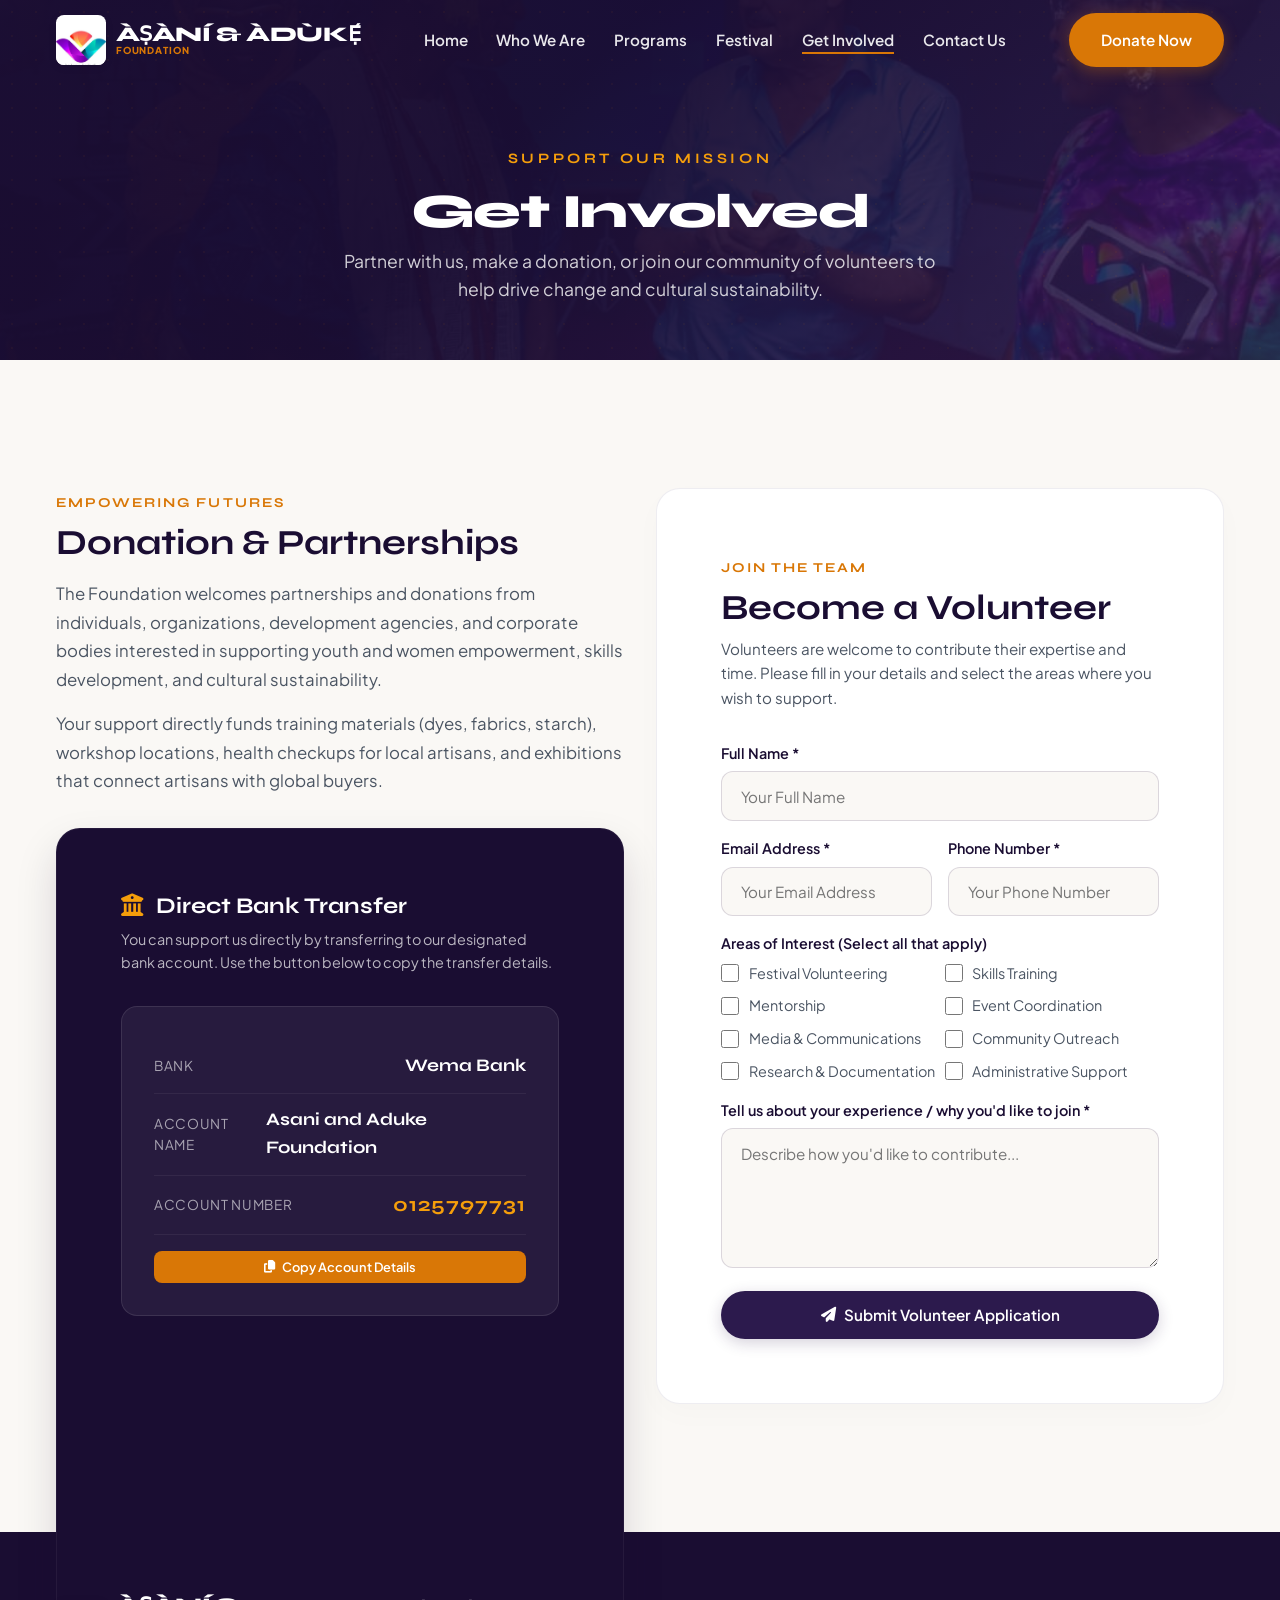
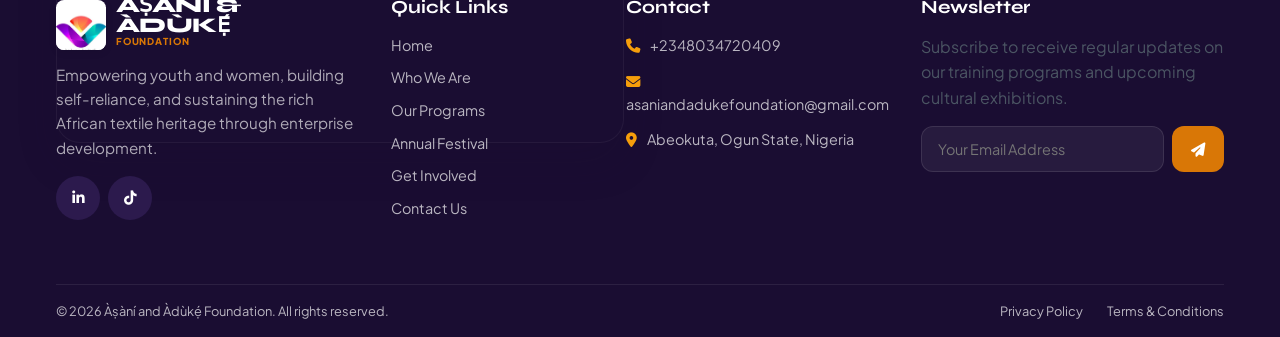
<file: get-involved.html>
<!DOCTYPE html>
<html lang="en">
<head>
  <meta charset="UTF-8">
  <meta name="viewport" content="width=device-width, initial-scale=1.0">
  <meta name="description" content="Support our mission. Make a donation to the Asani and Aduke Foundation or sign up as a volunteer to share your expertise in skills training, media, or outreach.">
  <title>Get Involved | Asani and Aduke Foundation</title>
  <link rel="stylesheet" href="index.css">
  <link rel="stylesheet" href="https://cdnjs.cloudflare.com/ajax/libs/font-awesome/6.4.0/css/all.min.css">
</head>
<body>

  <!-- ==========================================
       HEADER & NAVIGATION
       ========================================== -->
  <header class="header nav-light">
    <div class="nav-container">
      <a href="index.html" class="logo-wrapper">
        <div class="logo-img-wrapper"><img src="images/logo.jpeg" alt="Asani & Aduke Foundation Logo"></div>
        <div class="logo-text">
          <span>ÀṢÀNÍ & ÀDÙKẸ́</span>
          <span class="logo-tagline">FOUNDATION</span>
        </div>
      </a>
      
      <nav class="nav-menu">
        <ul class="nav-links">
          <li><a href="index.html">Home</a></li>
          <li><a href="about.html">Who We Are</a></li>
          <li><a href="programs.html">Programs</a></li>
          <li><a href="festival.html">Festival</a></li>
          <li><a href="get-involved.html" class="active">Get Involved</a></li>
          <li><a href="contact.html">Contact Us</a></li>
        </ul>
      </nav>

      <div class="nav-cta">
        <a href="get-involved.html" class="btn btn-primary">Donate Now</a>
      </div>

      <div class="menu-btn" aria-label="Toggle Menu">
        <span></span>
        <span></span>
        <span></span>
      </div>
    </div>
  </header>

  <!-- Mobile Sidebar Navigation -->
  <div class="mobile-nav">
    <div class="mobile-links">
      <a href="index.html">Home</a>
      <a href="about.html">Who We Are</a>
      <a href="programs.html">Programs</a>
      <a href="festival.html">Festival</a>
      <a href="get-involved.html" class="active">Get Involved</a>
      <a href="contact.html">Contact Us</a>
    </div>
    <div class="mobile-cta">
      <a href="get-involved.html" class="btn btn-primary">Donate Now</a>
    </div>
  </div>

  <!-- ==========================================
       INTERNAL HERO SECTION
       ========================================== -->
  <section class="hero" style="min-height: 40vh; padding: 120px 0 var(--spacing-md) 0;">
    <div class="hero-overlay" style="background: linear-gradient(135deg, rgba(26, 13, 50, 0.98) 40%, rgba(44, 26, 77, 0.8) 100%);"></div>
    <div class="hero-pattern"></div>
    <div class="hero-slider">
      <div class="slide active" style="background-image: url('images/gallery-9.jpeg');"></div>
    </div>
    <div class="container" style="position: relative; z-index: 2; text-align: center;">
      <span class="hero-tag" style="color: var(--color-secondary-light);">Support Our Mission</span>
      <h1 class="hero-title" style="font-size: 3rem; margin-bottom: 0.5rem;">Get Involved</h1>
      <p class="hero-desc" style="margin: 0 auto; max-width: 600px;">Partner with us, make a donation, or join our community of volunteers to help drive change and cultural sustainability.</p>
    </div>
  </section>

  <!-- ==========================================
       DONATE & PARTNERS SECTION
       ========================================== -->
  <section class="section-padding">
    <div class="container">
      <div class="grid-2" style="align-items: stretch; gap: var(--spacing-lg) var(--spacing-md);">
        
        <!-- Donations Info Column -->
        <div>
          <span class="section-tag">Empowering Futures</span>
          <h2 class="section-title" style="font-size: 2.2rem; text-align: left;">Donation & Partnerships</h2>
          <p style="font-size: 1.05rem; margin-bottom: var(--spacing-sm); line-height: 1.7;">
            The Foundation welcomes partnerships and donations from individuals, organizations, development agencies, and corporate bodies interested in supporting youth and women empowerment, skills development, and cultural sustainability.
          </p>
          <p style="font-size: 1.05rem; margin-bottom: var(--spacing-md); line-height: 1.7;">
            Your support directly funds training materials (dyes, fabrics, starch), workshop locations, health checkups for local artisans, and exhibitions that connect artisans with global buyers.
          </p>
          
          <div class="donation-box">
            <h3 style="font-family: var(--font-heading); color: var(--color-bg-white); font-size: 1.4rem; margin-bottom: 0.5rem;"><i class="fa-solid fa-building-columns" style="color: var(--color-secondary-light); margin-right: 8px;"></i> Direct Bank Transfer</h3>
            <p style="font-size: 0.9rem; color: rgba(255,255,255,0.7); margin-bottom: var(--spacing-sm);">You can support us directly by transferring to our designated bank account. Use the button below to copy the transfer details.</p>
            
            <div class="bank-card">
              <div class="bank-detail-row">
                <span class="bank-label">Bank</span>
                <span class="bank-value">Wema Bank</span>
              </div>
              <div class="bank-detail-row">
                <span class="bank-label">Account Name</span>
                <span class="bank-value">Asani and Aduke Foundation</span>
              </div>
              <div class="bank-detail-row">
                <span class="bank-label">Account Number</span>
                <span class="bank-value acc-num">0125797731</span>
              </div>
              <button class="copy-btn" id="copy-bank-details"><i class="fa-solid fa-copy"></i> Copy Account Details</button>
            </div>
          </div>
        </div>

        <!-- Volunteer Info Column -->
        <div id="volunteer">
          <div class="form-box">
            <span class="section-tag">Join the Team</span>
            <h2 class="section-title" style="font-size: 2.2rem; text-align: left; margin-bottom: 0.5rem;">Become a Volunteer</h2>
            <p style="font-size: 0.95rem; margin-bottom: var(--spacing-md); color: var(--color-text-muted);">
              Volunteers are welcome to contribute their expertise and time. Please fill in your details and select the areas where you wish to support.
            </p>
            
            <form id="volunteer-form">
              <div class="form-group">
                <label class="form-label" for="vol-name">Full Name *</label>
                <input type="text" id="vol-name" class="form-input" placeholder="Your Full Name" required>
              </div>
              
              <div class="grid-2" style="gap: var(--spacing-sm); margin-bottom: 0;">
                <div class="form-group">
                  <label class="form-label" for="vol-email">Email Address *</label>
                  <input type="email" id="vol-email" class="form-input" placeholder="Your Email Address" required>
                </div>
                <div class="form-group">
                  <label class="form-label" for="vol-phone">Phone Number *</label>
                  <input type="tel" id="vol-phone" class="form-input" placeholder="Your Phone Number" required>
                </div>
              </div>
              
              <div class="form-group">
                <label class="form-label">Areas of Interest (Select all that apply)</label>
                <div class="checkbox-grid">
                  <label class="checkbox-label">
                    <input type="checkbox" name="interest" value="festival-volunteering">
                    Festival Volunteering
                  </label>
                  <label class="checkbox-label">
                    <input type="checkbox" name="interest" value="skills-training">
                    Skills Training
                  </label>
                  <label class="checkbox-label">
                    <input type="checkbox" name="interest" value="mentorship">
                    Mentorship
                  </label>
                  <label class="checkbox-label">
                    <input type="checkbox" name="interest" value="event-coordination">
                    Event Coordination
                  </label>
                  <label class="checkbox-label">
                    <input type="checkbox" name="interest" value="media">
                    Media & Communications
                  </label>
                  <label class="checkbox-label">
                    <input type="checkbox" name="interest" value="outreach">
                    Community Outreach
                  </label>
                  <label class="checkbox-label">
                    <input type="checkbox" name="interest" value="research">
                    Research & Documentation
                  </label>
                  <label class="checkbox-label">
                    <input type="checkbox" name="interest" value="admin">
                    Administrative Support
                  </label>
                </div>
              </div>
              
              <div class="form-group">
                <label class="form-label" for="vol-message">Tell us about your experience / why you'd like to join *</label>
                <textarea id="vol-message" class="form-textarea" placeholder="Describe how you'd like to contribute..." required></textarea>
              </div>
              
              <button type="submit" class="btn btn-secondary" style="width: 100%;"><i class="fa-solid fa-paper-plane" style="margin-right: 8px;"></i> Submit Volunteer Application</button>
            </form>
          </div>
        </div>

      </div>
    </div>
  </section>

  <!-- ==========================================
       FOOTER
       ========================================== -->
  <footer class="footer">
    <div class="container">
      <div class="footer-top">
        <div class="footer-brand">
          <a href="index.html" class="logo-wrapper" style="margin-bottom: var(--spacing-xs); display: inline-flex;">
            <div class="logo-img-wrapper"><img src="images/logo.jpeg" alt="Asani & Aduke Foundation Logo"></div>
            <div class="logo-text" style="color: var(--color-bg-white);">
              <span>ÀṢÀNÍ & ÀDÙKẸ́</span>
              <span class="logo-tagline">FOUNDATION</span>
            </div>
          </a>
          <p class="footer-desc">Empowering youth and women, building self-reliance, and sustaining the rich African textile heritage through enterprise development.</p>
          <div class="social-links">
            <a href="https://www.linkedin.com/company/asani-and-aduke-foundation" target="_blank" class="social-icon" aria-label="LinkedIn"><i class="fa-brands fa-linkedin-in"></i></a>
            <a href="https://www.tiktok.com/@asani-and-aduke-foundation" target="_blank" class="social-icon" aria-label="TikTok"><i class="fa-brands fa-tiktok"></i></a>
          </div>
        </div>
        
        <div>
          <h4 class="footer-title">Quick Links</h4>
          <ul class="footer-links">
            <li><a href="index.html">Home</a></li>
            <li><a href="about.html">Who We Are</a></li>
            <li><a href="programs.html">Our Programs</a></li>
            <li><a href="festival.html">Annual Festival</a></li>
            <li><a href="get-involved.html">Get Involved</a></li>
            <li><a href="contact.html">Contact Us</a></li>
          </ul>
        </div>

        <div>
          <h4 class="footer-title">Contact</h4>
          <ul class="footer-links" style="gap: 0.8rem;">
            <li><i class="fa-solid fa-phone" style="margin-right: 8px; color: var(--color-secondary-light);"></i> +2348034720409</li>
            <li><i class="fa-solid fa-envelope" style="margin-right: 8px; color: var(--color-secondary-light);"></i> asaniandadukefoundation@gmail.com</li>
            <li><i class="fa-solid fa-location-dot" style="margin-right: 8px; color: var(--color-secondary-light);"></i> Abeokuta, Ogun State, Nigeria</li>
          </ul>
        </div>

        <div>
          <h4 class="footer-title">Newsletter</h4>
          <p class="footer-newsletter-text">Subscribe to receive regular updates on our training programs and upcoming cultural exhibitions.</p>
          <form class="newsletter-form">
            <input type="email" placeholder="Your Email Address" class="newsletter-input" required aria-label="Email Address">
            <button type="submit" class="newsletter-btn" aria-label="Subscribe"><i class="fa-solid fa-paper-plane"></i></button>
          </form>
        </div>
      </div>

      <div class="footer-bottom">
        <span class="footer-copyright">&copy; 2026 Àṣàní and Àdùkẹ́ Foundation. All rights reserved.</span>
        <div class="footer-legal-links">
          <a href="#">Privacy Policy</a>
          <a href="#">Terms & Conditions</a>
        </div>
      </div>
    </div>
  </footer>

  <script src="main.js"></script>
</body>
</html>
</file>
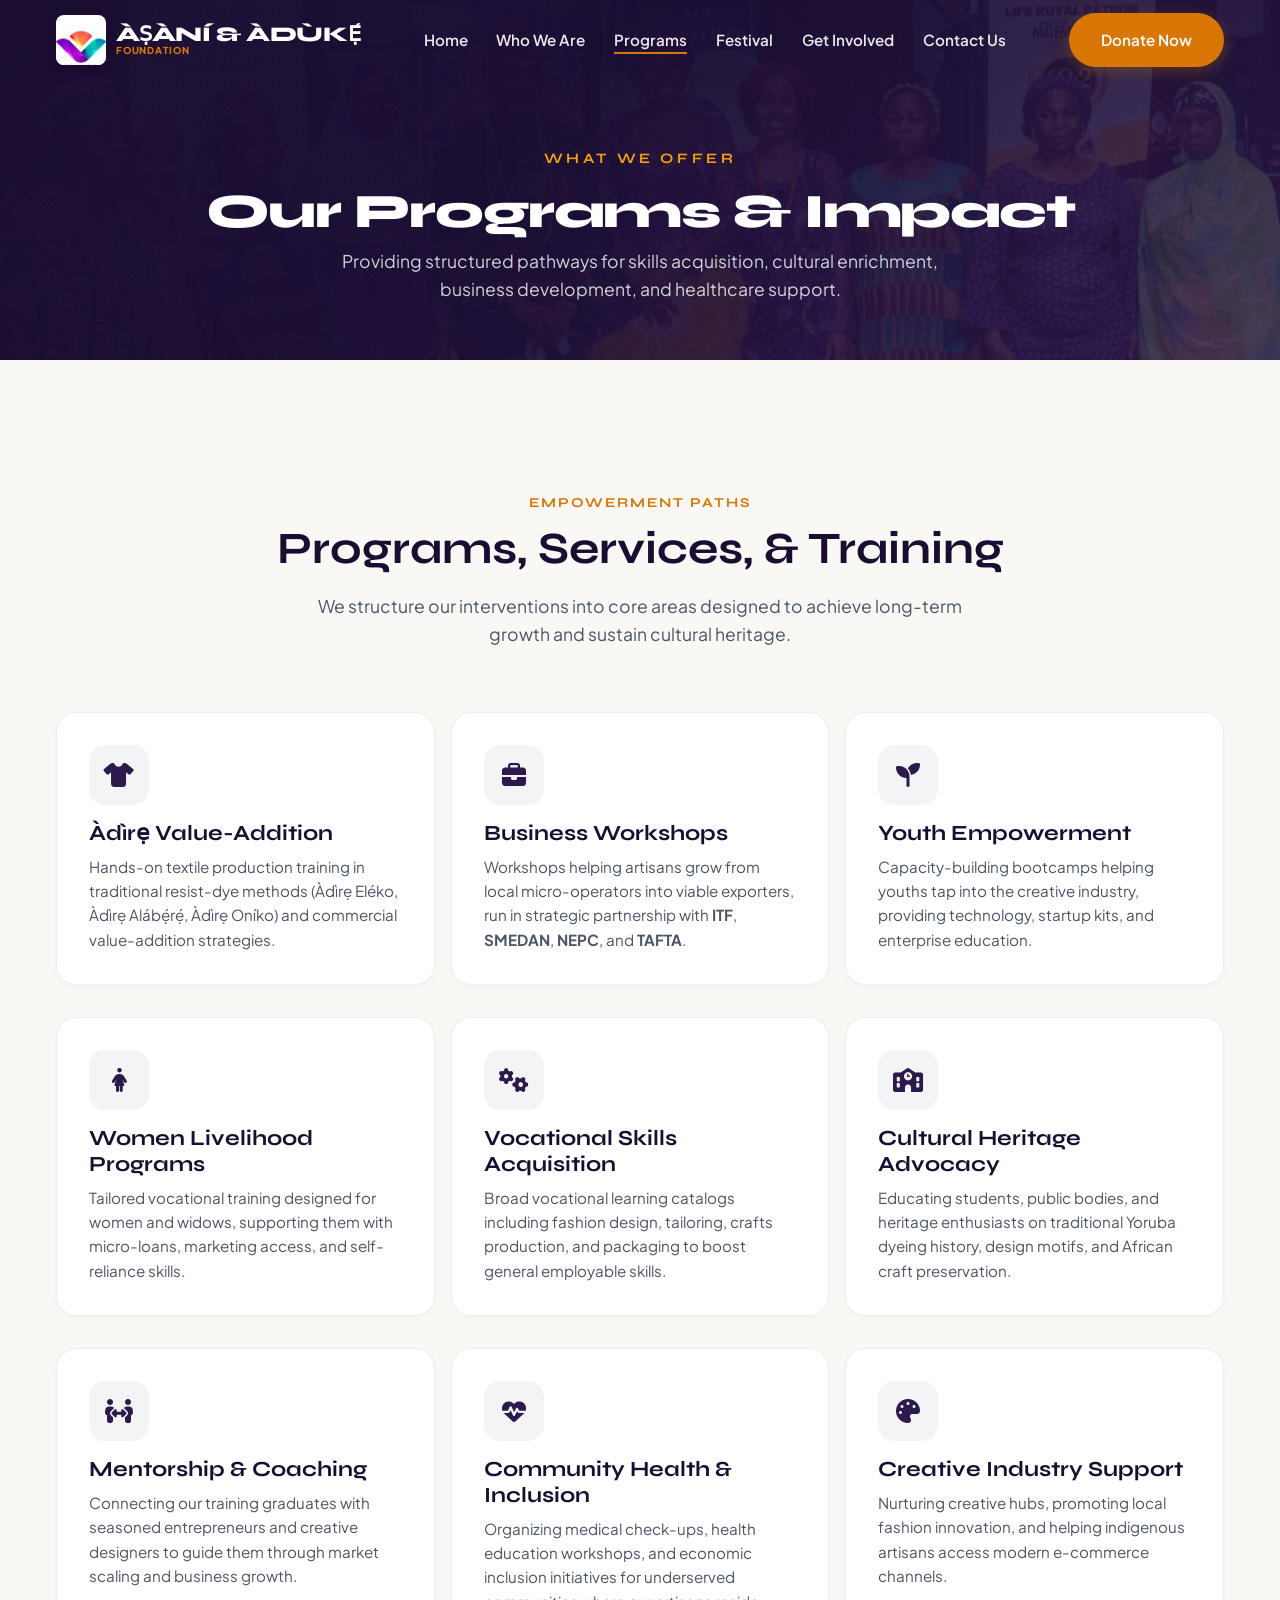
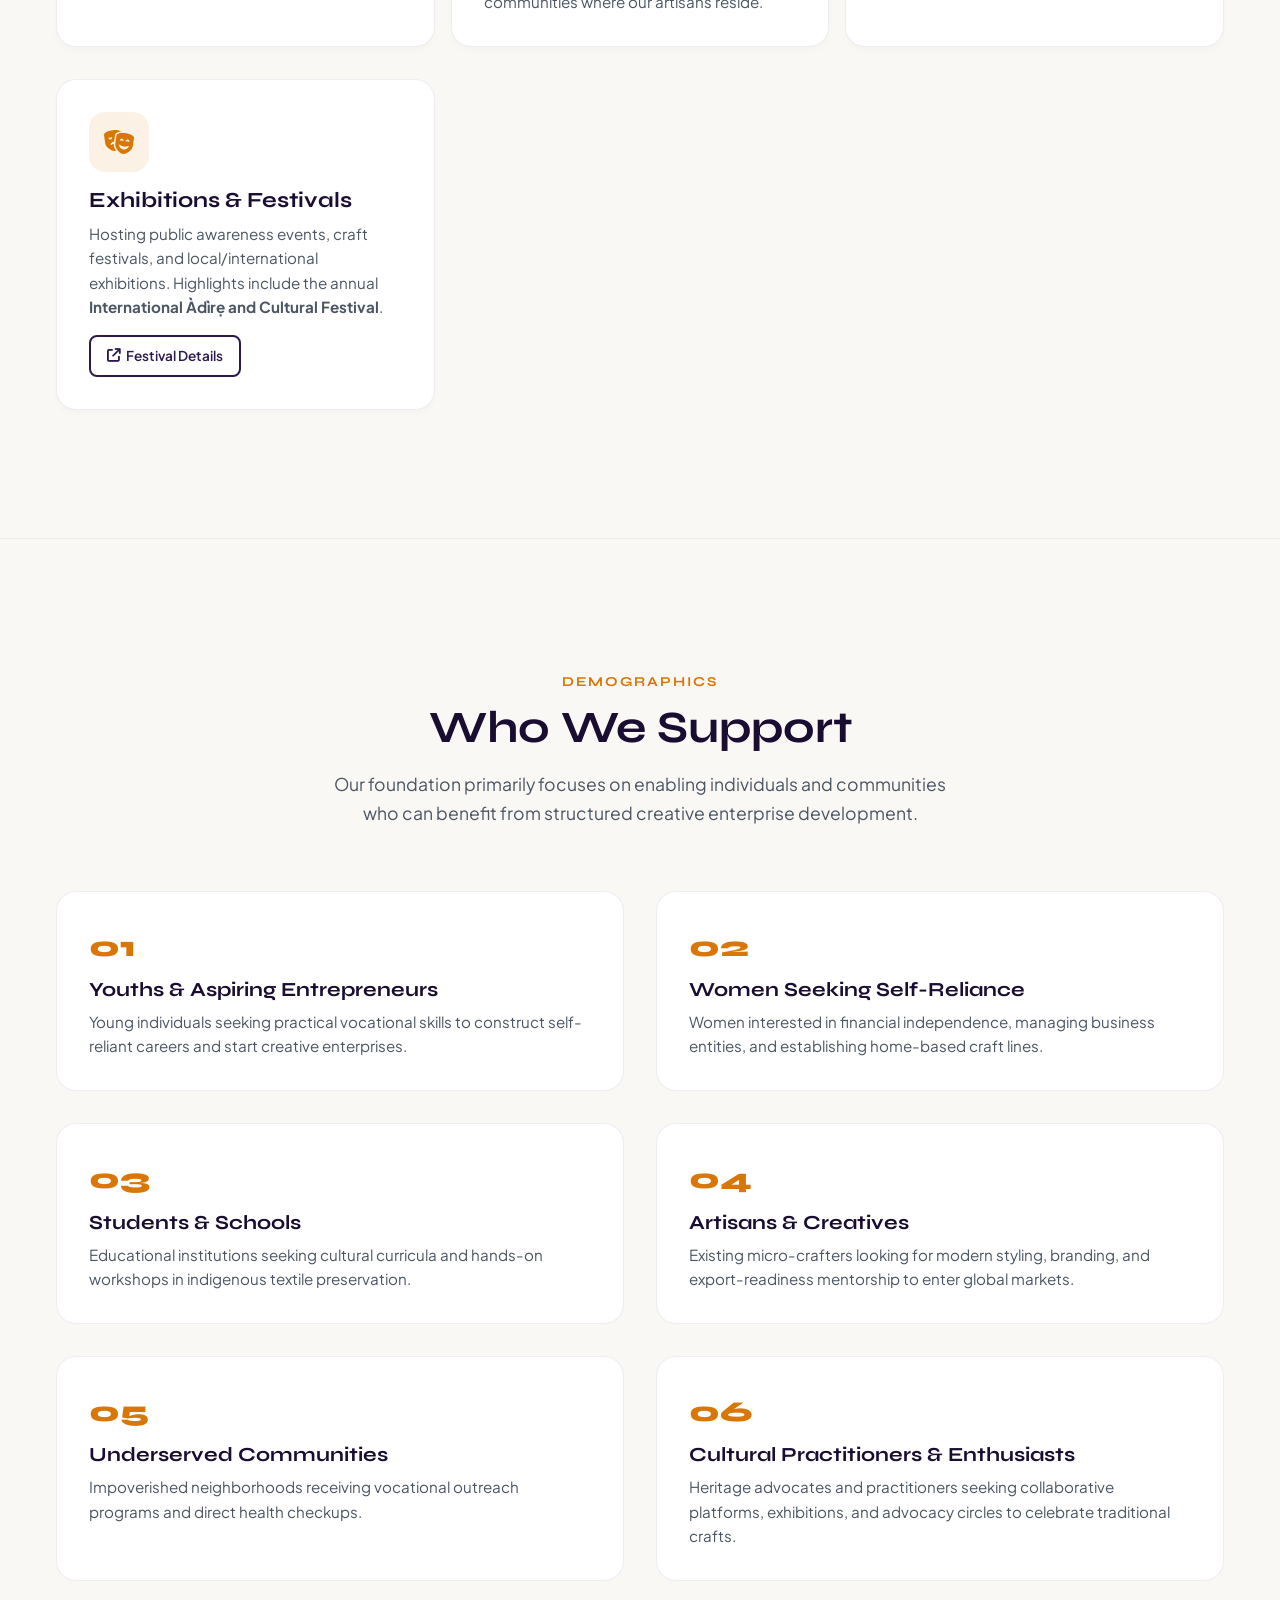
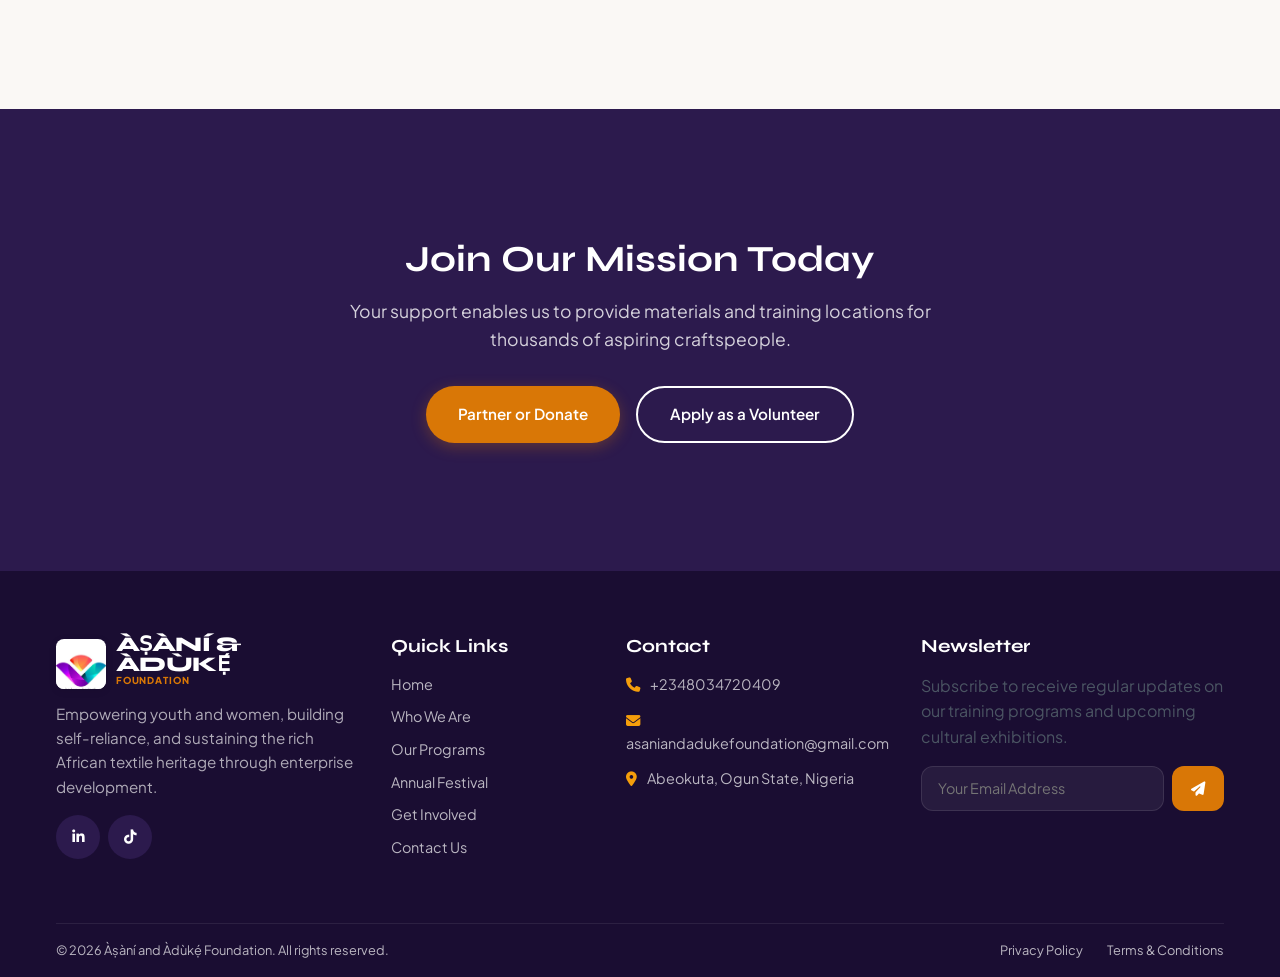
<file: programs.html>
<!DOCTYPE html>
<html lang="en">
<head>
  <meta charset="UTF-8">
  <meta name="viewport" content="width=device-width, initial-scale=1.0">
  <meta name="description" content="Explore the programs, vocational training, health outreach, and cultural advocacy run by the Àṣàní and Àdùkẹ́ Foundation. See how we support women, youth, and artisans.">
  <title>Our Programs & Support | Asani and Aduke Foundation</title>
  <link rel="stylesheet" href="index.css">
  <link rel="stylesheet" href="https://cdnjs.cloudflare.com/ajax/libs/font-awesome/6.4.0/css/all.min.css">
</head>
<body>

  <!-- ==========================================
       HEADER & NAVIGATION
       ========================================== -->
  <header class="header nav-light">
    <div class="nav-container">
      <a href="index.html" class="logo-wrapper">
        <div class="logo-img-wrapper"><img src="images/logo.jpeg" alt="Asani & Aduke Foundation Logo"></div>
        <div class="logo-text">
          <span>ÀṢÀNÍ & ÀDÙKẸ́</span>
          <span class="logo-tagline">FOUNDATION</span>
        </div>
      </a>
      
      <nav class="nav-menu">
        <ul class="nav-links">
          <li><a href="index.html">Home</a></li>
          <li><a href="about.html">Who We Are</a></li>
          <li><a href="programs.html" class="active">Programs</a></li>
          <li><a href="festival.html">Festival</a></li>
          <li><a href="get-involved.html">Get Involved</a></li>
          <li><a href="contact.html">Contact Us</a></li>
        </ul>
      </nav>

      <div class="nav-cta">
        <a href="get-involved.html" class="btn btn-primary">Donate Now</a>
      </div>

      <div class="menu-btn" aria-label="Toggle Menu">
        <span></span>
        <span></span>
        <span></span>
      </div>
    </div>
  </header>

  <!-- Mobile Sidebar Navigation -->
  <div class="mobile-nav">
    <div class="mobile-links">
      <a href="index.html">Home</a>
      <a href="about.html">Who We Are</a>
      <a href="programs.html" class="active">Programs</a>
      <a href="festival.html">Festival</a>
      <a href="get-involved.html">Get Involved</a>
      <a href="contact.html">Contact Us</a>
    </div>
    <div class="mobile-cta">
      <a href="get-involved.html" class="btn btn-primary">Donate Now</a>
    </div>
  </div>

  <!-- ==========================================
       INTERNAL HERO SECTION
       ========================================== -->
  <section class="hero" style="min-height: 40vh; padding: 120px 0 var(--spacing-md) 0;">
    <div class="hero-overlay" style="background: linear-gradient(135deg, rgba(26, 13, 50, 0.98) 40%, rgba(44, 26, 77, 0.8) 100%);"></div>
    <div class="hero-pattern"></div>
    <div class="hero-slider">
      <div class="slide active" style="background-image: url('images/gallery-8.jpeg');"></div>
    </div>
    <div class="container" style="position: relative; z-index: 2; text-align: center;">
      <span class="hero-tag" style="color: var(--color-secondary-light);">What We Offer</span>
      <h1 class="hero-title" style="font-size: 3rem; margin-bottom: 0.5rem;">Our Programs & Impact</h1>
      <p class="hero-desc" style="margin: 0 auto; max-width: 600px;">Providing structured pathways for skills acquisition, cultural enrichment, business development, and healthcare support.</p>
    </div>
  </section>

  <!-- ==========================================
       DETAILED PROGRAMS LIST
       ========================================== -->
  <section class="section-padding">
    <div class="container">
      <div class="text-center">
        <span class="section-tag">Empowerment Paths</span>
        <h2 class="section-title">Programs, Services, & Training</h2>
        <p class="section-desc">We structure our interventions into core areas designed to achieve long-term growth and sustain cultural heritage.</p>
      </div>

      <div class="grid-3" style="gap: var(--spacing-md) var(--spacing-sm);">
        <!-- 1. Adire production -->
        <div class="card">
          <div class="card-icon"><i class="fa-solid fa-shirt"></i></div>
          <h3 class="card-title">Àdìrẹ Value-Addition</h3>
          <p class="card-desc">Hands-on textile production training in traditional resist-dye methods (Àdìrẹ Eléko, Àdìrẹ Alábẹ́rẹ́, Àdìrẹ Oníko) and commercial value-addition strategies.</p>
        </div>

        <!-- 2. Business workshops -->
        <div class="card">
          <div class="card-icon"><i class="fa-solid fa-briefcase"></i></div>
          <h3 class="card-title">Business Workshops</h3>
          <p class="card-desc">Workshops helping artisans grow from local micro-operators into viable exporters, run in strategic partnership with <strong>ITF</strong>, <strong>SMEDAN</strong>, <strong>NEPC</strong>, and <strong>TAFTA</strong>.</p>
        </div>

        <!-- 3. Youth empowerment -->
        <div class="card">
          <div class="card-icon"><i class="fa-solid fa-seedling"></i></div>
          <h3 class="card-title">Youth Empowerment</h3>
          <p class="card-desc">Capacity-building bootcamps helping youths tap into the creative industry, providing technology, startup kits, and enterprise education.</p>
        </div>

        <!-- 4. Women empowerment -->
        <div class="card">
          <div class="card-icon"><i class="fa-solid fa-person-dress"></i></div>
          <h3 class="card-title">Women Livelihood Programs</h3>
          <p class="card-desc">Tailored vocational training designed for women and widows, supporting them with micro-loans, marketing access, and self-reliance skills.</p>
        </div>

        <!-- 5. Vocational acquisition -->
        <div class="card">
          <div class="card-icon"><i class="fa-solid fa-gears"></i></div>
          <h3 class="card-title">Vocational Skills Acquisition</h3>
          <p class="card-desc">Broad vocational learning catalogs including fashion design, tailoring, crafts production, and packaging to boost general employable skills.</p>
        </div>

        <!-- 6. Cultural heritage education -->
        <div class="card">
          <div class="card-icon"><i class="fa-solid fa-school"></i></div>
          <h3 class="card-title">Cultural Heritage Advocacy</h3>
          <p class="card-desc">Educating students, public bodies, and heritage enthusiasts on traditional Yoruba dyeing history, design motifs, and African craft preservation.</p>
        </div>

        <!-- 7. Mentorship -->
        <div class="card">
          <div class="card-icon"><i class="fa-solid fa-people-arrows"></i></div>
          <h3 class="card-title">Mentorship & Coaching</h3>
          <p class="card-desc">Connecting our training graduates with seasoned entrepreneurs and creative designers to guide them through market scaling and business growth.</p>
        </div>

        <!-- 8. Health outreach -->
        <div class="card">
          <div class="card-icon"><i class="fa-solid fa-heart-pulse"></i></div>
          <h3 class="card-title">Community Health & Inclusion</h3>
          <p class="card-desc">Organizing medical check-ups, health education workshops, and economic inclusion initiatives for underserved communities where our artisans reside.</p>
        </div>

        <!-- 9. Creative industry development -->
        <div class="card">
          <div class="card-icon"><i class="fa-solid fa-palette"></i></div>
          <h3 class="card-title">Creative Industry Support</h3>
          <p class="card-desc">Nurturing creative hubs, promoting local fashion innovation, and helping indigenous artisans access modern e-commerce channels.</p>
        </div>

        <!-- 10. Exhibitions -->
        <div class="card" style="grid-column: span 1; justify-self: stretch; display: flex; flex-direction: column;">
          <div class="card-icon" style="background-color: rgba(217, 119, 6, 0.1); color: var(--color-secondary);"><i class="fa-solid fa-masks-theater"></i></div>
          <h3 class="card-title">Exhibitions & Festivals</h3>
          <p class="card-desc" style="margin-bottom: var(--spacing-sm);">Hosting public awareness events, craft festivals, and local/international exhibitions. Highlights include the annual <strong>International Àdìrẹ and Cultural Festival</strong>.</p>
          <a href="festival.html" class="btn btn-outline" style="padding: var(--spacing-xs) var(--spacing-sm); font-size: 0.85rem; margin-top: auto; width: fit-content; border-radius: 8px;"><i class="fa-solid fa-arrow-up-right-from-square" style="margin-right: 5px;"></i> Festival Details</a>
        </div>
      </div>
    </div>
  </section>

  <!-- ==========================================
       WHO WE SUPPORT
       ========================================== -->
  <section class="section-padding" style="background-color: #FAF8F5; border-top: 1px solid rgba(44, 26, 77, 0.05);">
    <div class="container">
      <div class="text-center">
        <span class="section-tag">Demographics</span>
        <h2 class="section-title">Who We Support</h2>
        <p class="section-desc">Our foundation primarily focuses on enabling individuals and communities who can benefit from structured creative enterprise development.</p>
      </div>

      <div class="grid-2">
        <div class="support-item">
          <span class="support-num">01</span>
          <h3 class="support-title">Youths & Aspiring Entrepreneurs</h3>
          <p class="card-desc">Young individuals seeking practical vocational skills to construct self-reliant careers and start creative enterprises.</p>
        </div>

        <div class="support-item">
          <span class="support-num">02</span>
          <h3 class="support-title">Women Seeking Self-Reliance</h3>
          <p class="card-desc">Women interested in financial independence, managing business entities, and establishing home-based craft lines.</p>
        </div>

        <div class="support-item">
          <span class="support-num">03</span>
          <h3 class="support-title">Students & Schools</h3>
          <p class="card-desc">Educational institutions seeking cultural curricula and hands-on workshops in indigenous textile preservation.</p>
        </div>

        <div class="support-item">
          <span class="support-num">04</span>
          <h3 class="support-title">Artisans & Creatives</h3>
          <p class="card-desc">Existing micro-crafters looking for modern styling, branding, and export-readiness mentorship to enter global markets.</p>
        </div>

        <div class="support-item">
          <span class="support-num">05</span>
          <h3 class="support-title">Underserved Communities</h3>
          <p class="card-desc">Impoverished neighborhoods receiving vocational outreach programs and direct health checkups.</p>
        </div>

        <div class="support-item">
          <span class="support-num">06</span>
          <h3 class="support-title">Cultural Practitioners & Enthusiasts</h3>
          <p class="card-desc">Heritage advocates and practitioners seeking collaborative platforms, exhibitions, and advocacy circles to celebrate traditional crafts.</p>
        </div>
      </div>
    </div>
  </section>

  <!-- ==========================================
       CTA
       ========================================== -->
  <section class="section-padding" style="background-color: var(--color-primary); color: var(--color-bg-white);">
    <div class="container text-center">
      <h2 class="section-title" style="color: var(--color-bg-white); font-size: 2.3rem; margin-bottom: var(--spacing-sm);">Join Our Mission Today</h2>
      <p class="section-desc" style="color: rgba(255,255,255,0.8); margin-bottom: var(--spacing-md);">Your support enables us to provide materials and training locations for thousands of aspiring craftspeople.</p>
      <div class="hero-actions" style="justify-content: center;">
        <a href="get-involved.html" class="btn btn-primary">Partner or Donate</a>
        <a href="get-involved.html#volunteer" class="btn btn-outline-white">Apply as a Volunteer</a>
      </div>
    </div>
  </section>

  <!-- ==========================================
       FOOTER
       ========================================== -->
  <footer class="footer">
    <div class="container">
      <div class="footer-top">
        <div class="footer-brand">
          <a href="index.html" class="logo-wrapper" style="margin-bottom: var(--spacing-xs); display: inline-flex;">
            <div class="logo-img-wrapper"><img src="images/logo.jpeg" alt="Asani & Aduke Foundation Logo"></div>
            <div class="logo-text" style="color: var(--color-bg-white);">
              <span>ÀṢÀNÍ & ÀDÙKẸ́</span>
              <span class="logo-tagline">FOUNDATION</span>
            </div>
          </a>
          <p class="footer-desc">Empowering youth and women, building self-reliance, and sustaining the rich African textile heritage through enterprise development.</p>
          <div class="social-links">
            <a href="https://www.linkedin.com/company/asani-and-aduke-foundation" target="_blank" class="social-icon" aria-label="LinkedIn"><i class="fa-brands fa-linkedin-in"></i></a>
            <a href="https://www.tiktok.com/@asani-and-aduke-foundation" target="_blank" class="social-icon" aria-label="TikTok"><i class="fa-brands fa-tiktok"></i></a>
          </div>
        </div>
        
        <div>
          <h4 class="footer-title">Quick Links</h4>
          <ul class="footer-links">
            <li><a href="index.html">Home</a></li>
            <li><a href="about.html">Who We Are</a></li>
            <li><a href="programs.html">Our Programs</a></li>
            <li><a href="festival.html">Annual Festival</a></li>
            <li><a href="get-involved.html">Get Involved</a></li>
            <li><a href="contact.html">Contact Us</a></li>
          </ul>
        </div>

        <div>
          <h4 class="footer-title">Contact</h4>
          <ul class="footer-links" style="gap: 0.8rem;">
            <li><i class="fa-solid fa-phone" style="margin-right: 8px; color: var(--color-secondary-light);"></i> +2348034720409</li>
            <li><i class="fa-solid fa-envelope" style="margin-right: 8px; color: var(--color-secondary-light);"></i> asaniandadukefoundation@gmail.com</li>
            <li><i class="fa-solid fa-location-dot" style="margin-right: 8px; color: var(--color-secondary-light);"></i> Abeokuta, Ogun State, Nigeria</li>
          </ul>
        </div>

        <div>
          <h4 class="footer-title">Newsletter</h4>
          <p class="footer-newsletter-text">Subscribe to receive regular updates on our training programs and upcoming cultural exhibitions.</p>
          <form class="newsletter-form">
            <input type="email" placeholder="Your Email Address" class="newsletter-input" required aria-label="Email Address">
            <button type="submit" class="newsletter-btn" aria-label="Subscribe"><i class="fa-solid fa-paper-plane"></i></button>
          </form>
        </div>
      </div>

      <div class="footer-bottom">
        <span class="footer-copyright">&copy; 2026 Àṣàní and Àdùkẹ́ Foundation. All rights reserved.</span>
        <div class="footer-legal-links">
          <a href="#">Privacy Policy</a>
          <a href="#">Terms & Conditions</a>
        </div>
      </div>
    </div>
  </footer>

  <script src="main.js"></script>
</body>
</html>
</file>
<file: index.css>
@import url('https://fonts.googleapis.com/css2?family=Plus+Jakarta+Sans:wght@300;400;500;600;700;800&family=Syne:wght@400;500;600;700;800&display=swap');

/* ==========================================
   DESIGN SYSTEM & VARIABLES
   ========================================== */
:root {
  /* Color Palette - Indigo & Gold Theme */
  --color-primary: #2C1A4D;       /* Deep Indigo Purple */
  --color-primary-light: #442F6D; /* Lighter Indigo */
  --color-primary-dark: #1A0D32;  /* Rich Dark Purple */
  --color-secondary: #D97706;     /* Traditional Gold/Amber */
  --color-secondary-light: #F59E0B; /* Bright Accent Gold */
  --color-secondary-dark: #B45309;  /* Deep Warm Gold */
  --color-teal: #0D9488;          /* Accent Teal */
  --color-teal-light: #14B8A6;    /* Bright Teal */
  --color-bg-light: #FAF8F5;      /* Warm Cream Background */
  --color-bg-white: #FFFFFF;
  --color-text-dark: #1E1B4B;     /* Near Black Indigo */
  --color-text-muted: #4B5563;    /* Cool Gray */
  --color-text-light: #F3F4F6;    /* Soft Gray */
  --color-card-border: rgba(44, 26, 77, 0.08);
  
  /* Glassmorphism Styles */
  --glass-bg: rgba(255, 255, 255, 0.85);
  --glass-bg-dark: rgba(26, 13, 50, 0.85);
  --glass-border: rgba(255, 255, 255, 0.4);
  --glass-shadow: 0 8px 32px 0 rgba(31, 38, 135, 0.08);

  /* Typography */
  --font-heading: 'Syne', sans-serif;
  --font-body: 'Plus Jakarta Sans', sans-serif;

  /* Spacing */
  --spacing-xs: 0.5rem;
  --spacing-sm: 1rem;
  --spacing-md: 2rem;
  --spacing-lg: 4rem;
  --spacing-xl: 8rem;

  /* Layout Widths */
  --max-width: 1200px;
  
  /* Transitions */
  --transition-smooth: all 0.4s cubic-bezier(0.16, 1, 0.3, 1);
  --transition-fast: all 0.2s ease;
}

/* ==========================================
   RESET & BASE STYLES
   ========================================== */
*, *::before, *::after {
  box-sizing: border-box;
  margin: 0;
  padding: 0;
}

html {
  scroll-behavior: smooth;
  font-size: 16px;
}

body {
  font-family: var(--font-body);
  background-color: var(--color-bg-light);
  color: var(--color-text-dark);
  line-height: 1.6;
  -webkit-font-smoothing: antialiased;
  overflow-x: hidden;
}

h1, h2, h3, h4, h5, h6 {
  font-family: var(--font-heading);
  font-weight: 700;
  line-height: 1.2;
}

p {
  color: var(--color-text-muted);
  font-size: 1rem;
  font-weight: 400;
}

a {
  text-decoration: none;
  color: inherit;
  transition: var(--transition-fast);
}

ul {
  list-style: none;
}

img {
  max-width: 100%;
  height: auto;
  display: block;
}

button, input, textarea, select {
  font-family: inherit;
  font-size: inherit;
  outline: none;
  border: none;
  background: none;
}

/* ==========================================
   REUSABLE UTILITIES & LAYOUTS
   ========================================== */
.container {
  width: 100%;
  max-width: var(--max-width);
  margin: 0 auto;
  padding: 0 var(--spacing-sm);
}

.section-padding {
  padding: var(--spacing-lg) 0;
}

@media (min-width: 768px) {
  .section-padding {
    padding: var(--spacing-xl) 0;
  }
}

.text-center {
  text-align: center;
}

.flex-center {
  display: flex;
  justify-content: center;
  align-items: center;
}

.grid-2 {
  display: grid;
  grid-template-columns: 1fr;
  gap: var(--spacing-md);
}

.grid-3 {
  display: grid;
  grid-template-columns: 1fr;
  gap: var(--spacing-md);
}

@media (min-width: 768px) {
  .grid-2 {
    grid-template-columns: repeat(2, 1fr);
  }
  .grid-3 {
    grid-template-columns: repeat(2, 1fr);
  }
}

@media (min-width: 1024px) {
  .grid-3 {
    grid-template-columns: repeat(3, 1fr);
  }
}

/* Sections Headers */
.section-tag {
  color: var(--color-secondary);
  font-family: var(--font-heading);
  text-transform: uppercase;
  font-weight: 700;
  letter-spacing: 0.15em;
  font-size: 0.85rem;
  margin-bottom: var(--spacing-xs);
  display: inline-block;
}

.section-title {
  font-size: 2.2rem;
  color: var(--color-primary-dark);
  margin-bottom: var(--spacing-sm);
  position: relative;
}

@media (min-width: 768px) {
  .section-title {
    font-size: 2.8rem;
  }
}

.section-desc {
  max-width: 650px;
  margin: 0 auto var(--spacing-lg) auto;
  font-size: 1.1rem;
}

/* ==========================================
   BUTTONS
   ========================================== */
.btn {
  display: inline-flex;
  align-items: center;
  justify-content: center;
  padding: 0.9rem 2rem;
  font-weight: 600;
  border-radius: 50px;
  cursor: pointer;
  transition: var(--transition-smooth);
  font-size: 0.95rem;
  position: relative;
  overflow: hidden;
  z-index: 1;
}

.btn-primary {
  background-color: var(--color-secondary);
  color: var(--color-bg-white);
  box-shadow: 0 4px 15px rgba(217, 119, 6, 0.3);
}

.btn-primary:hover {
  background-color: var(--color-secondary-dark);
  transform: translateY(-2px);
  box-shadow: 0 6px 20px rgba(217, 119, 6, 0.4);
}

.btn-secondary {
  background-color: var(--color-primary);
  color: var(--color-bg-white);
  box-shadow: 0 4px 15px rgba(44, 26, 77, 0.2);
}

.btn-secondary:hover {
  background-color: var(--color-primary-light);
  transform: translateY(-2px);
  box-shadow: 0 6px 20px rgba(44, 26, 77, 0.3);
}

.btn-outline {
  border: 2px solid var(--color-primary);
  color: var(--color-primary);
}

.btn-outline:hover {
  background-color: var(--color-primary);
  color: var(--color-bg-white);
  transform: translateY(-2px);
}

.btn-outline-white {
  border: 2px solid var(--color-bg-white);
  color: var(--color-bg-white);
}

.btn-outline-white:hover {
  background-color: var(--color-bg-white);
  color: var(--color-primary);
  transform: translateY(-2px);
}

/* ==========================================
   HEADER & NAVIGATION
   ========================================== */
.header {
  position: fixed;
  top: 0;
  left: 0;
  width: 100%;
  z-index: 1000;
  background-color: transparent;
  transition: var(--transition-smooth);
}

.header.scrolled {
  background-color: var(--glass-bg);
  backdrop-filter: blur(12px);
  -webkit-backdrop-filter: blur(12px);
  box-shadow: var(--glass-shadow);
  border-bottom: 1px solid var(--glass-border);
}

.nav-container {
  display: flex;
  justify-content: space-between;
  align-items: center;
  height: 80px;
  padding: 0 var(--spacing-sm);
  max-width: var(--max-width);
  margin: 0 auto;
}

.logo-wrapper {
  display: flex;
  align-items: center;
  gap: 0.6rem;
}

.logo-img-wrapper {
  width: 50px;
  height: 50px;
  overflow: hidden;
  border-radius: 8px;
  background-color: var(--color-bg-white);
  box-shadow: 0 2px 8px rgba(0,0,0,0.08);
  display: flex;
  align-items: flex-start;
  justify-content: center;
  flex-shrink: 0;
  padding: 2px;
  transition: var(--transition-smooth);
}

.logo-img-wrapper img {
  width: 100%;
  height: auto;
  transform: scale(1.45);
  transform-origin: top center;
  margin-top: 5px;
}

.logo-wrapper:hover .logo-img-wrapper {
  transform: translateY(-2px);
  box-shadow: 0 4px 12px rgba(44, 26, 77, 0.15);
}


.logo-text {
  font-family: var(--font-heading);
  font-size: 1.3rem;
  font-weight: 800;
  letter-spacing: -0.02em;
  color: var(--color-primary);
  display: flex;
  flex-direction: column;
  line-height: 1;
}

.header.scrolled .logo-text {
  color: var(--color-primary-dark);
}

.logo-tagline {
  font-size: 0.6rem;
  font-family: var(--font-body);
  text-transform: uppercase;
  letter-spacing: 0.1em;
  color: var(--color-secondary);
}

.nav-menu {
  display: none;
}

.nav-cta {
  display: none;
}

/* Hamburger menu button */
.menu-btn {
  display: flex;
  flex-direction: column;
  justify-content: space-between;
  width: 28px;
  height: 20px;
  cursor: pointer;
  z-index: 1100;
}

.menu-btn span {
  display: block;
  height: 2.5px;
  width: 100%;
  background-color: var(--color-primary);
  border-radius: 4px;
  transition: var(--transition-smooth);
}

/* Scrolled Nav styling */
.header:not(.scrolled) .menu-btn span {
  background-color: var(--color-primary);
}

/* Header styling for dark pages (like landing hero overlay) */
.header.nav-light:not(.scrolled) .logo-text {
  color: var(--color-bg-white);
}

.header.nav-light:not(.scrolled) .menu-btn span {
  background-color: var(--color-bg-white);
}

.header.nav-light:not(.scrolled) .nav-links a {
  color: rgba(255, 255, 255, 0.9);
}

.header.nav-light:not(.scrolled) .nav-links a:hover {
  color: var(--color-secondary-light);
}

/* Desktop styles */
@media (min-width: 992px) {
  .menu-btn {
    display: none;
  }
  
  .nav-menu {
    display: flex;
    align-items: center;
    gap: var(--spacing-md);
  }

  .nav-links {
    display: flex;
    gap: 1.8rem;
  }

  .nav-links a {
    font-size: 0.95rem;
    font-weight: 600;
    color: var(--color-text-dark);
    position: relative;
    padding: 0.3rem 0;
  }

  .nav-links a::after {
    content: '';
    position: absolute;
    bottom: 0;
    left: 0;
    width: 0;
    height: 2px;
    background-color: var(--color-secondary);
    transition: var(--transition-fast);
  }

  .nav-links a:hover::after,
  .nav-links a.active::after {
    width: 100%;
  }

  .nav-links a.active {
    color: var(--color-secondary);
  }

  .nav-cta {
    display: block;
  }
}

/* Mobile Sidebar menu overlay */
.mobile-nav {
  position: fixed;
  top: 0;
  right: -100%;
  width: 80%;
  max-width: 400px;
  height: 100vh;
  background-color: var(--color-primary-dark);
  z-index: 1050;
  display: flex;
  flex-direction: column;
  justify-content: center;
  align-items: center;
  gap: var(--spacing-md);
  transition: var(--transition-smooth);
  box-shadow: -10px 0 30px rgba(0,0,0,0.3);
}

.mobile-nav.open {
  right: 0;
}

.mobile-links {
  display: flex;
  flex-direction: column;
  align-items: center;
  gap: var(--spacing-md);
}

.mobile-links a {
  color: var(--color-bg-white);
  font-family: var(--font-heading);
  font-size: 1.8rem;
  font-weight: 600;
}

.mobile-links a.active {
  color: var(--color-secondary);
}

.mobile-cta {
  margin-top: var(--spacing-md);
}

/* Toggle close animation for burger */
.menu-btn.open span:nth-child(1) {
  transform: translateY(8px) rotate(45deg);
  background-color: var(--color-bg-white) !important;
}

.menu-btn.open span:nth-child(2) {
  opacity: 0;
}

.menu-btn.open span:nth-child(3) {
  transform: translateY(-9px) rotate(-45deg);
  background-color: var(--color-bg-white) !important;
}

/* ==========================================
   HERO BANNER (DARK HERO STYLE)
   ========================================== */
.hero {
  position: relative;
  min-height: 80vh;
  display: flex;
  align-items: center;
  background-color: var(--color-primary-dark);
  color: var(--color-bg-white);
  padding: 120px 0 var(--spacing-lg) 0;
  overflow: hidden;
}

@media (min-width: 768px) {
  .hero {
    min-height: 90vh;
    padding: 150px 0 0 0;
  }
}

.hero-overlay {
  position: absolute;
  top: 0;
  left: 0;
  width: 100%;
  height: 100%;
  background: linear-gradient(135deg, rgba(26, 13, 50, 0.95) 30%, rgba(44, 26, 77, 0.7) 100%);
  z-index: 1;
}

.hero-pattern {
  position: absolute;
  top: 0;
  left: 0;
  width: 100%;
  height: 100%;
  opacity: 0.05;
  background-image: radial-gradient(var(--color-secondary) 1px, transparent 0);
  background-size: 24px 24px;
  z-index: 1;
}

/* Slideshow Background */
.hero-slider {
  position: absolute;
  top: 0;
  left: 0;
  width: 100%;
  height: 100%;
  z-index: 0;
}

.slide {
  position: absolute;
  top: 0;
  left: 0;
  width: 100%;
  height: 100%;
  background-size: cover;
  background-position: center;
  opacity: 0;
  transition: opacity 1.5s ease-in-out;
}

.slide.active {
  opacity: 1;
}

.hero-container {
  position: relative;
  z-index: 2;
  display: grid;
  grid-template-columns: 1fr;
  align-items: center;
  gap: var(--spacing-lg);
}

@media (min-width: 992px) {
  .hero-container {
    grid-template-columns: 1.2fr 0.8fr;
  }
}

.hero-content {
  text-align: left;
}

.hero-tag {
  color: var(--color-secondary-light);
  font-family: var(--font-heading);
  text-transform: uppercase;
  font-weight: 700;
  letter-spacing: 0.25em;
  font-size: 0.9rem;
  margin-bottom: var(--spacing-sm);
  display: inline-block;
}

.hero-title {
  font-size: 2.8rem;
  font-weight: 800;
  margin-bottom: var(--spacing-sm);
  line-height: 1.1;
  letter-spacing: -0.03em;
}

@media (min-width: 768px) {
  .hero-title {
    font-size: 4rem;
  }
}

.hero-desc {
  font-size: 1.1rem;
  color: rgba(255, 255, 255, 0.8);
  margin-bottom: var(--spacing-md);
  max-width: 600px;
}

.hero-actions {
  display: flex;
  flex-wrap: wrap;
  gap: var(--spacing-sm);
}

.hero-media-wrapper {
  display: none;
}

@media (min-width: 992px) {
  .hero-media-wrapper {
    display: block;
    position: relative;
    height: 480px;
  }
}

.hero-img-box {
  width: 100%;
  height: 100%;
  border-radius: 24px;
  overflow: hidden;
  box-shadow: 0 20px 40px rgba(0,0,0,0.4);
  border: 4px solid rgba(255,255,255,0.1);
  position: relative;
}

.hero-img-box img {
  width: 100%;
  height: 100%;
  object-fit: cover;
}

.hero-img-caption {
  position: absolute;
  bottom: 0;
  left: 0;
  width: 100%;
  padding: var(--spacing-sm);
  background: linear-gradient(to top, rgba(0,0,0,0.8), transparent);
  color: var(--color-bg-white);
  font-size: 0.85rem;
  font-weight: 500;
  text-align: center;
}

/* ==========================================
   CARDS & GRID BLOCKS
   ========================================== */
.card {
  background-color: var(--color-bg-white);
  border: 1px solid var(--color-card-border);
  border-radius: 20px;
  padding: var(--spacing-md);
  transition: var(--transition-smooth);
  display: flex;
  flex-direction: column;
  height: 100%;
  box-shadow: 0 4px 6px rgba(0, 0, 0, 0.02);
}

.card:hover {
  transform: translateY(-8px);
  box-shadow: 0 20px 30px rgba(44, 26, 77, 0.06);
  border-color: rgba(44, 26, 77, 0.15);
}

.card-icon {
  width: 60px;
  height: 60px;
  border-radius: 16px;
  background-color: rgba(44, 26, 77, 0.05);
  color: var(--color-primary);
  display: flex;
  align-items: center;
  justify-content: center;
  font-size: 1.5rem;
  margin-bottom: var(--spacing-sm);
}

.card:hover .card-icon {
  background-color: var(--color-primary);
  color: var(--color-bg-white);
  transition: var(--transition-smooth);
}

.card-title {
  font-size: 1.35rem;
  color: var(--color-primary-dark);
  margin-bottom: var(--spacing-xs);
}

.card-desc {
  font-size: 0.95rem;
  color: var(--color-text-muted);
}

/* Premium Mission/Vision Cards */
.pillar-grid {
  display: grid;
  grid-template-columns: 1fr;
  gap: var(--spacing-md);
}

@media (min-width: 768px) {
  .pillar-grid {
    grid-template-columns: repeat(2, 1fr);
  }
}

.pillar-card {
  position: relative;
  background-color: var(--color-bg-white);
  border-radius: 24px;
  padding: var(--spacing-md) var(--spacing-md);
  border: 1px solid var(--color-card-border);
  overflow: hidden;
  box-shadow: 0 10px 30px rgba(0,0,0,0.02);
  transition: var(--transition-smooth);
}

.pillar-card::before {
  content: '';
  position: absolute;
  top: 0;
  left: 0;
  width: 6px;
  height: 100%;
  background-color: var(--color-primary);
}

.pillar-card.vision-card::before {
  background-color: var(--color-secondary);
}

.pillar-card:hover {
  transform: translateY(-5px);
  box-shadow: 0 20px 40px rgba(44,26,77,0.06);
}

.pillar-title {
  font-size: 1.8rem;
  color: var(--color-primary-dark);
  margin-bottom: var(--spacing-sm);
  display: flex;
  align-items: center;
  gap: 0.8rem;
}

.pillar-card.vision-card .pillar-title {
  color: var(--color-secondary-dark);
}

.pillar-desc {
  font-size: 1.1rem;
  line-height: 1.7;
}

/* ==========================================
   STATISTICS SECTION
   ========================================== */
.stats {
  background-color: var(--color-primary-dark);
  color: var(--color-bg-white);
  position: relative;
  overflow: hidden;
}

.stats-grid {
  display: grid;
  grid-template-columns: repeat(2, 1fr);
  gap: var(--spacing-md);
}

@media (min-width: 992px) {
  .stats-grid {
    grid-template-columns: repeat(4, 1fr);
  }
}

.stat-item {
  text-align: center;
}

.stat-number {
  font-family: var(--font-heading);
  font-size: 2.8rem;
  font-weight: 800;
  color: var(--color-secondary-light);
  margin-bottom: var(--spacing-xs);
  display: block;
}

@media (min-width: 768px) {
  .stat-number {
    font-size: 3.5rem;
  }
}

.stat-label {
  font-size: 0.95rem;
  color: rgba(255, 255, 255, 0.7);
  font-weight: 500;
  text-transform: uppercase;
  letter-spacing: 0.05em;
}

/* ==========================================
   FOUNDER HIGHLIGHT SECTION
   ========================================== */
.founder-section {
  background-color: var(--color-bg-white);
}

.founder-grid {
  display: grid;
  grid-template-columns: 1fr;
  align-items: center;
  gap: var(--spacing-lg);
}

@media (min-width: 992px) {
  .founder-grid {
    grid-template-columns: 0.9fr 1.1fr;
  }
}

.founder-img-box {
  position: relative;
  border-radius: 24px;
  overflow: hidden;
  box-shadow: 0 20px 45px rgba(44, 26, 77, 0.1);
}

.founder-img-box img {
  width: 100%;
  height: auto;
  object-fit: cover;
  max-height: 550px;
}

.founder-badge {
  position: absolute;
  bottom: 20px;
  left: 20px;
  background-color: var(--color-primary);
  color: var(--color-bg-white);
  padding: var(--spacing-xs) var(--spacing-sm);
  border-radius: 12px;
  font-size: 0.85rem;
  font-weight: 600;
  letter-spacing: 0.05em;
  box-shadow: 0 4px 10px rgba(0,0,0,0.15);
}

.founder-quote {
  font-family: var(--font-heading);
  font-size: 1.4rem;
  color: var(--color-primary);
  font-weight: 600;
  line-height: 1.4;
  margin-bottom: var(--spacing-md);
  position: relative;
  padding-left: var(--spacing-sm);
  border-left: 4px solid var(--color-secondary);
}

.founder-bio {
  margin-bottom: var(--spacing-md);
}

.founder-signature {
  font-family: var(--font-heading);
  font-size: 1.25rem;
  color: var(--color-primary-dark);
  font-weight: 700;
}

.founder-title-text {
  font-size: 0.85rem;
  text-transform: uppercase;
  letter-spacing: 0.1em;
  color: var(--color-secondary);
  font-weight: 600;
}

/* ==========================================
   DYNAMIC PHOTO GALLERY
   ========================================== */
.gallery-grid {
  display: grid;
  grid-template-columns: repeat(auto-fill, minmax(280px, 1fr));
  gap: var(--spacing-sm);
}

.gallery-item {
  position: relative;
  border-radius: 16px;
  overflow: hidden;
  height: 280px;
  cursor: pointer;
  box-shadow: 0 5px 15px rgba(0,0,0,0.03);
}

.gallery-item img {
  width: 100%;
  height: 100%;
  object-fit: cover;
  transition: transform 0.6s cubic-bezier(0.16, 1, 0.3, 1);
}

.gallery-overlay {
  position: absolute;
  top: 0;
  left: 0;
  width: 100%;
  height: 100%;
  background: linear-gradient(to top, rgba(44, 26, 77, 0.85), transparent);
  opacity: 0;
  transition: var(--transition-smooth);
  display: flex;
  flex-direction: column;
  justify-content: flex-end;
  padding: var(--spacing-sm);
  color: var(--color-bg-white);
  z-index: 2;
}

.gallery-item:hover img {
  transform: scale(1.08);
}

.gallery-item:hover .gallery-overlay {
  opacity: 1;
}

.gallery-title {
  font-family: var(--font-heading);
  font-size: 1.1rem;
  font-weight: 600;
  margin-bottom: 0.2rem;
  transform: translateY(10px);
  transition: transform 0.4s cubic-bezier(0.16, 1, 0.3, 1);
}

.gallery-item:hover .gallery-title {
  transform: translateY(0);
}

.gallery-tag {
  font-size: 0.75rem;
  text-transform: uppercase;
  color: var(--color-secondary-light);
  letter-spacing: 0.1em;
}

/* Lightbox overlay styling */
.lightbox {
  position: fixed;
  top: 0;
  left: 0;
  width: 100vw;
  height: 100vh;
  background-color: rgba(26, 13, 50, 0.95);
  z-index: 2000;
  display: none;
  justify-content: center;
  align-items: center;
  flex-direction: column;
  opacity: 0;
  transition: opacity 0.4s ease;
}

.lightbox.open {
  display: flex;
  opacity: 1;
}

.lightbox-content {
  max-width: 90%;
  max-height: 80%;
  position: relative;
  box-shadow: 0 10px 40px rgba(0,0,0,0.5);
  border-radius: 12px;
  overflow: hidden;
  border: 3px solid rgba(255,255,255,0.1);
}

.lightbox-content img {
  display: block;
  max-width: 100%;
  max-height: 80vh;
  object-fit: contain;
}

.lightbox-caption {
  color: var(--color-bg-white);
  margin-top: var(--spacing-sm);
  font-family: var(--font-heading);
  font-size: 1.2rem;
  text-align: center;
}

.lightbox-close {
  position: absolute;
  top: 30px;
  right: 30px;
  color: var(--color-bg-white);
  font-size: 2.5rem;
  cursor: pointer;
  transition: var(--transition-fast);
}

.lightbox-close:hover {
  color: var(--color-secondary);
}

/* ==========================================
   SUPPORT GRID & PARTNERS
   ========================================== */
.support-item {
  background-color: var(--color-bg-white);
  border-radius: 20px;
  padding: var(--spacing-md);
  border: 1px solid var(--color-card-border);
  transition: var(--transition-smooth);
}

.support-item:hover {
  box-shadow: 0 15px 30px rgba(44, 26, 77, 0.05);
  border-color: rgba(44, 26, 77, 0.12);
  transform: translateY(-4px);
}

.support-num {
  font-family: var(--font-heading);
  font-size: 1.8rem;
  color: var(--color-secondary);
  font-weight: 800;
  margin-bottom: var(--spacing-xs);
  display: block;
}

.support-title {
  font-size: 1.25rem;
  color: var(--color-primary-dark);
  margin-bottom: var(--spacing-xs);
}

/* Partners Area */
.partners-section {
  background-color: var(--color-bg-white);
  border-top: 1px solid rgba(0,0,0,0.05);
  border-bottom: 1px solid rgba(0,0,0,0.05);
  padding: var(--spacing-md) 0;
}

.partners-title {
  text-align: center;
  font-size: 0.8rem;
  text-transform: uppercase;
  color: var(--color-text-muted);
  letter-spacing: 0.15em;
  margin-bottom: var(--spacing-md);
}

.partners-flex {
  display: flex;
  flex-wrap: wrap;
  justify-content: center;
  align-items: center;
  gap: var(--spacing-md) var(--spacing-lg);
}

.partner-logo {
  font-family: var(--font-heading);
  font-size: 1.4rem;
  font-weight: 800;
  color: var(--color-primary);
  opacity: 0.45;
  transition: var(--transition-fast);
  letter-spacing: 0.05em;
}

.partner-logo:hover {
  opacity: 0.9;
}

/* ==========================================
   DONATION & VOLUNTEER PAGE COMPONENTS
   ========================================== */
.donation-box {
  background-color: var(--color-primary-dark);
  color: var(--color-bg-white);
  border-radius: 24px;
  padding: var(--spacing-md) var(--spacing-md);
  box-shadow: 0 20px 40px rgba(26,13,50,0.15);
  border: 1px solid rgba(255,255,255,0.05);
  height: 100%;
}

@media (min-width: 768px) {
  .donation-box {
    padding: var(--spacing-lg);
  }
}

.bank-card {
  background: rgba(255, 255, 255, 0.06);
  border: 1px solid rgba(255, 255, 255, 0.1);
  border-radius: 16px;
  padding: var(--spacing-md);
  margin-top: var(--spacing-md);
  position: relative;
}

.bank-detail-row {
  display: flex;
  justify-content: space-between;
  align-items: center;
  padding: 0.8rem 0;
  border-bottom: 1px solid rgba(255,255,255,0.06);
}

.bank-detail-row:last-child {
  border-bottom: none;
}

.bank-label {
  font-size: 0.85rem;
  color: rgba(255,255,255,0.6);
  text-transform: uppercase;
  letter-spacing: 0.05em;
}

.bank-value {
  font-weight: 700;
  font-size: 1.1rem;
  color: var(--color-bg-white);
  font-family: var(--font-heading);
}

.bank-value.acc-num {
  color: var(--color-secondary-light);
  letter-spacing: 0.05em;
  font-size: 1.25rem;
}

.copy-btn {
  background-color: var(--color-secondary);
  color: var(--color-bg-white);
  padding: var(--spacing-xs) var(--spacing-sm);
  border-radius: 8px;
  font-size: 0.8rem;
  font-weight: 600;
  cursor: pointer;
  transition: var(--transition-fast);
  margin-top: var(--spacing-sm);
  display: inline-flex;
  align-items: center;
  gap: 0.4rem;
  width: 100%;
  justify-content: center;
}

.copy-btn:hover {
  background-color: var(--color-secondary-light);
}

/* Forms (Contact, Volunteer) */
.form-box {
  background-color: var(--color-bg-white);
  border: 1px solid var(--color-card-border);
  border-radius: 24px;
  padding: var(--spacing-md) var(--spacing-md);
  box-shadow: 0 10px 30px rgba(0,0,0,0.02);
}

@media (min-width: 768px) {
  .form-box {
    padding: var(--spacing-lg);
  }
}

.form-group {
  margin-bottom: var(--spacing-sm);
}

.form-label {
  display: block;
  font-weight: 600;
  font-size: 0.9rem;
  color: var(--color-primary-dark);
  margin-bottom: 0.4rem;
}

.form-input, .form-textarea, .form-select {
  width: 100%;
  padding: 0.9rem 1.2rem;
  border-radius: 12px;
  border: 1px solid rgba(44, 26, 77, 0.15);
  background-color: var(--color-bg-light);
  color: var(--color-text-dark);
  font-family: inherit;
  transition: var(--transition-fast);
  font-size: 0.95rem;
}

.form-input:focus, .form-textarea:focus, .form-select:focus {
  border-color: var(--color-primary);
  background-color: var(--color-bg-white);
  box-shadow: 0 0 0 3px rgba(44, 26, 77, 0.1);
}

.form-textarea {
  min-height: 140px;
  resize: vertical;
}

.checkbox-grid {
  display: grid;
  grid-template-columns: 1fr;
  gap: 0.6rem;
  margin-top: 0.4rem;
}

@media (min-width: 576px) {
  .checkbox-grid {
    grid-template-columns: repeat(2, 1fr);
  }
}

.checkbox-label {
  display: flex;
  align-items: center;
  gap: 0.6rem;
  font-size: 0.9rem;
  color: var(--color-text-muted);
  cursor: pointer;
  transition: var(--transition-fast);
}

.checkbox-label input {
  width: 18px;
  height: 18px;
  accent-color: var(--color-primary);
}

.checkbox-label:hover {
  color: var(--color-primary-dark);
}

/* Toast message styling */
.toast-msg {
  position: fixed;
  bottom: -60px;
  left: 50%;
  transform: translateX(-50%);
  background-color: var(--color-teal);
  color: var(--color-bg-white);
  padding: var(--spacing-xs) var(--spacing-md);
  border-radius: 50px;
  font-weight: 600;
  font-size: 0.95rem;
  box-shadow: 0 10px 25px rgba(0,0,0,0.15);
  transition: bottom 0.4s cubic-bezier(0.16, 1, 0.3, 1);
  z-index: 2500;
}

.toast-msg.show {
  bottom: 30px;
}

/* ==========================================
   CONTACT PAGE DETAILS
   ========================================== */
.contact-info-list {
  display: flex;
  flex-direction: column;
  gap: var(--spacing-sm);
}

.contact-info-item {
  display: flex;
  gap: var(--spacing-sm);
  align-items: flex-start;
}

.contact-info-icon {
  width: 48px;
  height: 48px;
  border-radius: 12px;
  background-color: rgba(217, 119, 6, 0.1);
  color: var(--color-secondary);
  display: flex;
  align-items: center;
  justify-content: center;
  font-size: 1.25rem;
  flex-shrink: 0;
}

.contact-info-title {
  font-weight: 700;
  font-size: 1rem;
  color: var(--color-primary-dark);
}

.contact-info-value {
  color: var(--color-text-muted);
  font-size: 0.95rem;
}

.social-links {
  display: flex;
  gap: var(--spacing-xs);
  margin-top: var(--spacing-sm);
}

.social-icon {
  width: 44px;
  height: 44px;
  border-radius: 50px;
  background-color: var(--color-primary);
  color: var(--color-bg-white);
  display: flex;
  align-items: center;
  justify-content: center;
  transition: var(--transition-smooth);
}

.social-icon:hover {
  background-color: var(--color-secondary);
  transform: translateY(-3px);
}

/* Interactive Map Placeholder styling */
.map-box {
  width: 100%;
  height: 350px;
  background-color: #ECEAE5;
  border-radius: 24px;
  border: 1px solid var(--color-card-border);
  overflow: hidden;
  position: relative;
  box-shadow: 0 10px 25px rgba(0,0,0,0.03);
}

.map-placeholder-content {
  position: absolute;
  top: 50%;
  left: 50%;
  transform: translate(-50%, -50%);
  text-align: center;
  width: 90%;
}

.map-location-tag {
  font-weight: 700;
  color: var(--color-primary-dark);
  font-size: 1.1rem;
  margin-top: 0.5rem;
}

.map-grid-patterns {
  position: absolute;
  width: 100%;
  height: 100%;
  opacity: 0.25;
  background-image: linear-gradient(rgba(44, 26, 77, 0.1) 1px, transparent 1px),
                    linear-gradient(90deg, rgba(44, 26, 77, 0.1) 1px, transparent 1px);
  background-size: 30px 30px;
}

.map-point {
  width: 24px;
  height: 24px;
  background-color: var(--color-secondary);
  border: 4px solid var(--color-bg-white);
  border-radius: 50px;
  position: absolute;
  top: 45%;
  left: 50%;
  transform: translate(-50%, -50%);
  animation: pulse 2s infinite;
  box-shadow: 0 4px 10px rgba(0,0,0,0.3);
}

@keyframes pulse {
  0% {
    box-shadow: 0 0 0 0 rgba(217, 119, 6, 0.7);
  }
  70% {
    box-shadow: 0 0 0 15px rgba(217, 119, 6, 0);
  }
  100% {
    box-shadow: 0 0 0 0 rgba(217, 119, 6, 0);
  }
}

/* ==========================================
   FOOTER
   ========================================== */
.footer {
  background-color: var(--color-primary-dark);
  color: rgba(255, 255, 255, 0.7);
  padding: var(--spacing-lg) 0 var(--spacing-sm) 0;
  font-size: 0.9rem;
}

.footer-top {
  display: grid;
  grid-template-columns: 1fr;
  gap: var(--spacing-md);
  margin-bottom: var(--spacing-lg);
}

@media (min-width: 768px) {
  .footer-top {
    grid-template-columns: repeat(2, 1fr);
  }
}

@media (min-width: 1024px) {
  .footer-top {
    grid-template-columns: 1.2fr 0.8fr 0.8fr 1.2fr;
  }
}

.footer-brand .logo-text {
  color: var(--color-bg-white);
  margin-bottom: var(--spacing-xs);
}

.footer-desc {
  font-size: 0.95rem;
  color: rgba(255, 255, 255, 0.65);
  margin-bottom: var(--spacing-sm);
  max-width: 320px;
}

.footer-title {
  color: var(--color-bg-white);
  font-family: var(--font-heading);
  font-size: 1.15rem;
  margin-bottom: var(--spacing-sm);
  position: relative;
}

.footer-links {
  display: flex;
  flex-direction: column;
  gap: 0.6rem;
}

.footer-links a {
  transition: var(--transition-fast);
}

.footer-links a:hover {
  color: var(--color-secondary-light);
  padding-left: 4px;
}

.footer-newsletter-text {
  margin-bottom: var(--spacing-sm);
}

.newsletter-form {
  display: flex;
  gap: 0.5rem;
}

.newsletter-input {
  background-color: rgba(255,255,255,0.06);
  border: 1px solid rgba(255,255,255,0.1);
  padding: 0.8rem 1rem;
  border-radius: 12px;
  color: var(--color-bg-white);
  flex-grow: 1;
  font-size: 0.9rem;
}

.newsletter-input:focus {
  border-color: var(--color-secondary-light);
  background-color: rgba(255,255,255,0.1);
}

.newsletter-btn {
  background-color: var(--color-secondary);
  color: var(--color-bg-white);
  padding: 0 1.2rem;
  border-radius: 12px;
  font-weight: 600;
  cursor: pointer;
  transition: var(--transition-fast);
}

.newsletter-btn:hover {
  background-color: var(--color-secondary-light);
}

.footer-bottom {
  border-top: 1px solid rgba(255, 255, 255, 0.08);
  padding-top: var(--spacing-sm);
  display: flex;
  flex-direction: column;
  justify-content: space-between;
  align-items: center;
  gap: var(--spacing-xs);
}

@media (min-width: 768px) {
  .footer-bottom {
    flex-direction: row;
  }
}

.footer-copyright {
  font-size: 0.8rem;
}

.footer-legal-links {
  display: flex;
  gap: 1.5rem;
  font-size: 0.8rem;
}

/* ==========================================
   ADVANCED MOBILE RESPONSIVENESS OVERRIDES
   ========================================== */
@media (max-width: 768px) {
  /* Section Spacing Adjustments */
  .section-padding {
    padding: 3rem 0;
  }
  
  .section-title {
    font-size: 1.9rem;
    margin-bottom: var(--spacing-xs);
  }
  
  .section-desc {
    font-size: 0.95rem;
    margin-bottom: var(--spacing-md);
  }

  /* Grid Layouts - Spacing adjustments */
  .grid-3, .grid-2 {
    gap: var(--spacing-sm);
  }

  /* Stats Grid Responsive Scaling */
  .stats-grid {
    gap: 1.2rem;
  }

  .stat-number {
    font-size: 2.2rem;
  }

  .stat-label {
    font-size: 0.8rem;
    letter-spacing: 0.02em;
  }
}

@media (max-width: 576px) {
  /* Dynamic Grid For Finished Adire Gallery */
  .gallery-grid {
    grid-template-columns: repeat(2, 1fr);
    gap: 8px;
  }
  
  .gallery-item {
    height: 160px;
    border-radius: 12px;
  }
  
  .gallery-overlay {
    padding: 0.6rem;
  }
  
  .gallery-title {
    font-size: 0.85rem;
  }
  
  .gallery-tag {
    font-size: 0.6rem;
  }
  
  /* Partners layout wrap */
  .partners-flex {
    gap: 1rem 1.5rem;
  }
  
  .partner-logo {
    font-size: 1.1rem;
  }

  /* Compact padding for forms and cards */
  .card, .pillar-card, .form-box, .donation-box {
    padding: 1.25rem;
    border-radius: 16px;
  }

  .pillar-title {
    font-size: 1.4rem;
  }

  .pillar-desc {
    font-size: 0.95rem;
  }
}

@media (max-width: 480px) {
  /* Header Nav layout scaling */
  .nav-container {
    height: 68px;
  }
  
  .logo-img-wrapper {
    height: 38px;
    width: 38px;
    border-radius: 6px;
  }

  .logo-img-wrapper img {
    margin-top: 4px; /* adjust top scale for mobile logo container */
  }
  
  .logo-text {
    font-size: 1.05rem;
  }
  
  .logo-tagline {
    font-size: 0.5rem;
    letter-spacing: 0.05em;
  }

  /* Stats Single Column Grid on Mobile to prevent clipping */
  .stats-grid {
    grid-template-columns: 1fr;
    gap: 1.5rem;
  }

  .stat-number {
    font-size: 2.3rem;
  }

  /* Hero Section adaptations */
  .hero {
    padding: 100px 0 var(--spacing-md) 0;
  }

  .hero-tag {
    font-size: 0.75rem;
    letter-spacing: 0.15em;
  }

  .hero-title {
    font-size: 2.1rem;
  }

  .hero-desc {
    font-size: 0.95rem;
    margin-bottom: var(--spacing-sm);
  }

  /* CTA actions stretch on mobile for better thumb reach */
  .hero-actions {
    flex-direction: column;
    width: 100%;
    gap: 0.6rem;
  }

  .hero-actions .btn {
    width: 100%;
    padding: 0.8rem 1.5rem;
  }

  /* Bank Transfer card - stack label & values to prevent text clipping */
  .bank-detail-row {
    flex-direction: column;
    align-items: flex-start;
    gap: 4px;
    padding: 0.6rem 0;
  }

  .bank-value {
    font-size: 0.95rem;
  }

  .bank-value.acc-num {
    font-size: 1.15rem;
  }

  /* Compact Footer margins */
  /* Compact Footer margins */
  .footer {
    padding: var(--spacing-md) 0 var(--spacing-sm) 0;
  }
}

/* ==========================================
   PARTNER LOGO IMAGE STYLING
   ========================================== */
.partner-logo {
  display: flex;
  align-items: center;
  justify-content: center;
  height: 60px;
  width: auto;
  opacity: 1; /* Handle opacity on the image level for finer control */
}

.partner-logo img {
  max-height: 48px;
  max-width: 140px;
  width: auto;
  height: auto;
  object-fit: contain;
  filter: grayscale(100%) contrast(0.85);
  opacity: 0.55;
  transition: filter 0.4s ease, opacity 0.4s ease, transform 0.4s ease;
}

.partner-logo:hover img {
  filter: grayscale(0%) contrast(1);
  opacity: 1;
  transform: scale(1.05);
}

@media (max-width: 576px) {
  .partner-logo img {
    max-height: 38px;
    max-width: 110px;
  }
}

/* ==========================================
   FESTIVAL PAGE SPECIFIC STYLING
   ========================================== */
.festival-banner {
  background: linear-gradient(135deg, rgba(217, 119, 6, 0.08) 0%, rgba(44, 26, 77, 0.04) 100%);
  border: 1px solid rgba(217, 119, 6, 0.15);
  border-radius: 24px;
  padding: var(--spacing-md);
  margin-top: var(--spacing-md);
  margin-bottom: var(--spacing-md);
  display: flex;
  flex-direction: column;
  align-items: center;
  text-align: center;
  gap: var(--spacing-sm);
  box-shadow: 0 10px 30px rgba(217, 119, 6, 0.03);
  position: relative;
  overflow: hidden;
}

.festival-banner::before {
  content: '';
  position: absolute;
  top: 0;
  right: 0;
  width: 120px;
  height: 120px;
  background-image: radial-gradient(circle, rgba(217, 119, 6, 0.08) 10%, transparent 60%);
  z-index: 1;
  pointer-events: none;
}

@media (min-width: 768px) {
  .festival-banner {
    flex-direction: row;
    text-align: left;
    justify-content: space-between;
    padding: var(--spacing-md) var(--spacing-lg);
  }
}

.festival-banner-content {
  max-width: 720px;
  z-index: 2;
}

.festival-banner-tag {
  display: inline-block;
  background-color: var(--color-secondary);
  color: var(--color-bg-white);
  font-size: 0.75rem;
  font-weight: 700;
  padding: 3px 10px;
  border-radius: 50px;
  margin-bottom: 8px;
  text-transform: uppercase;
  letter-spacing: 0.08em;
}

.festival-banner-title {
  font-family: var(--font-heading);
  font-size: 1.45rem;
  color: var(--color-primary-dark);
  margin-bottom: 6px;
  line-height: 1.3;
}

.festival-banner-desc {
  font-size: 0.95rem;
  color: var(--color-text-muted);
  line-height: 1.6;
}

.festival-banner-action {
  flex-shrink: 0;
  z-index: 2;
}

/* Festival highlight card grids */
.festival-highlight-card {
  background-color: var(--color-bg-white);
  border: 1px solid var(--color-card-border);
  border-radius: 20px;
  padding: var(--spacing-md);
  box-shadow: 0 8px 24px rgba(0, 0, 0, 0.01);
  transition: var(--transition-smooth);
  height: 100%;
  display: flex;
  flex-direction: column;
}

.festival-highlight-card:hover {
  transform: translateY(-5px);
  box-shadow: 0 15px 30px rgba(44, 26, 77, 0.06);
  border-color: rgba(44, 26, 77, 0.08);
}

.festival-highlight-icon {
  width: 48px;
  height: 48px;
  border-radius: 12px;
  background-color: rgba(217, 119, 6, 0.1);
  color: var(--color-secondary);
  display: flex;
  align-items: center;
  justify-content: center;
  font-size: 1.3rem;
  margin-bottom: var(--spacing-xs);
}

.festival-highlight-title {
  font-size: 1.25rem;
  color: var(--color-primary-dark);
  margin-bottom: 6px;
}

.festival-highlight-desc {
  font-size: 0.9rem;
  color: var(--color-text-muted);
  line-height: 1.5;
}

/* Select element styled drop-down custom arrow */
.form-select {
  cursor: pointer;
  appearance: none;
  background-image: url("data:image/svg+xml;charset=UTF-8,%3csvg xmlns='http://www.w3.org/2000/svg' viewBox='0 0 24 24' fill='none' stroke='%232c1a4d' stroke-width='2' stroke-linecap='round' stroke-linejoin='round'%3e%3cpolyline points='6 9 12 15 18 9'%3e%3c/polyline%3e%3c/svg%3e");
  background-repeat: no-repeat;
  background-position: right 1.2rem center;
  background-size: 1em;
  padding-right: 2.5rem;
}
</file>
